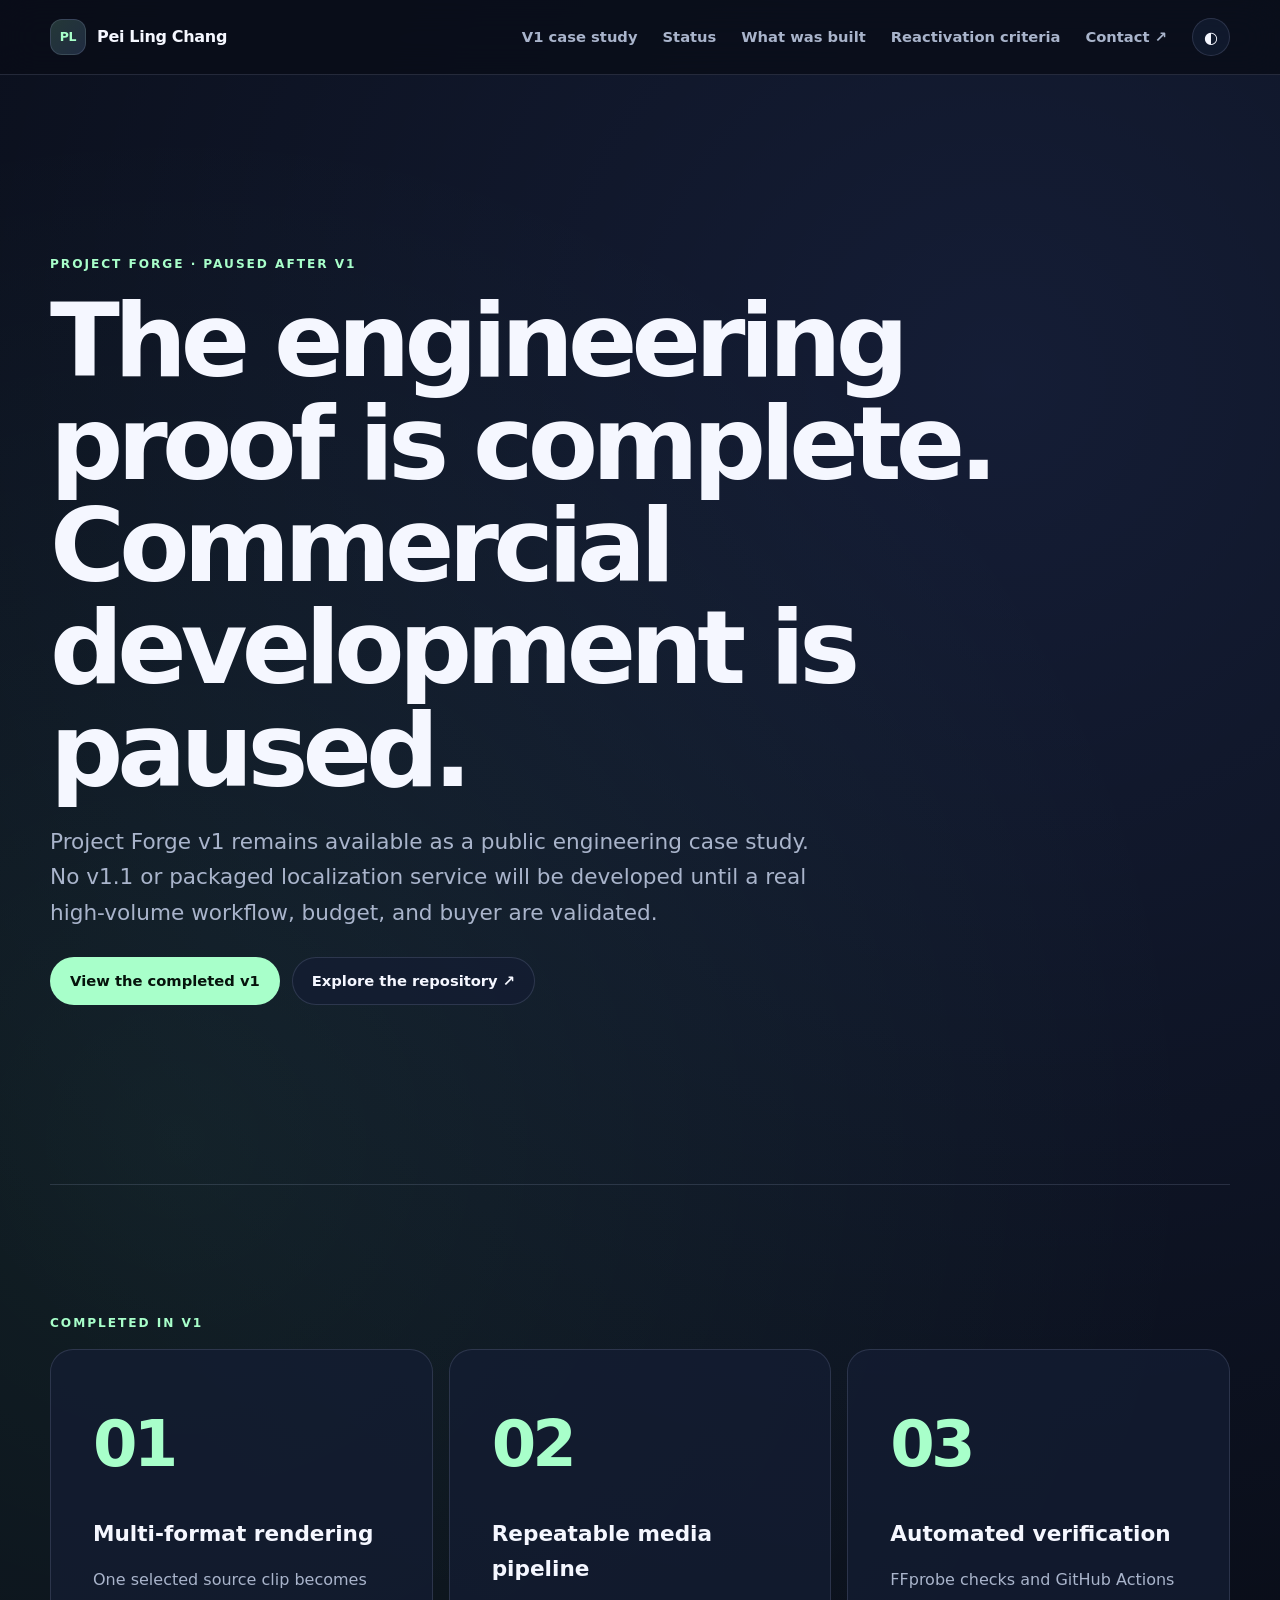
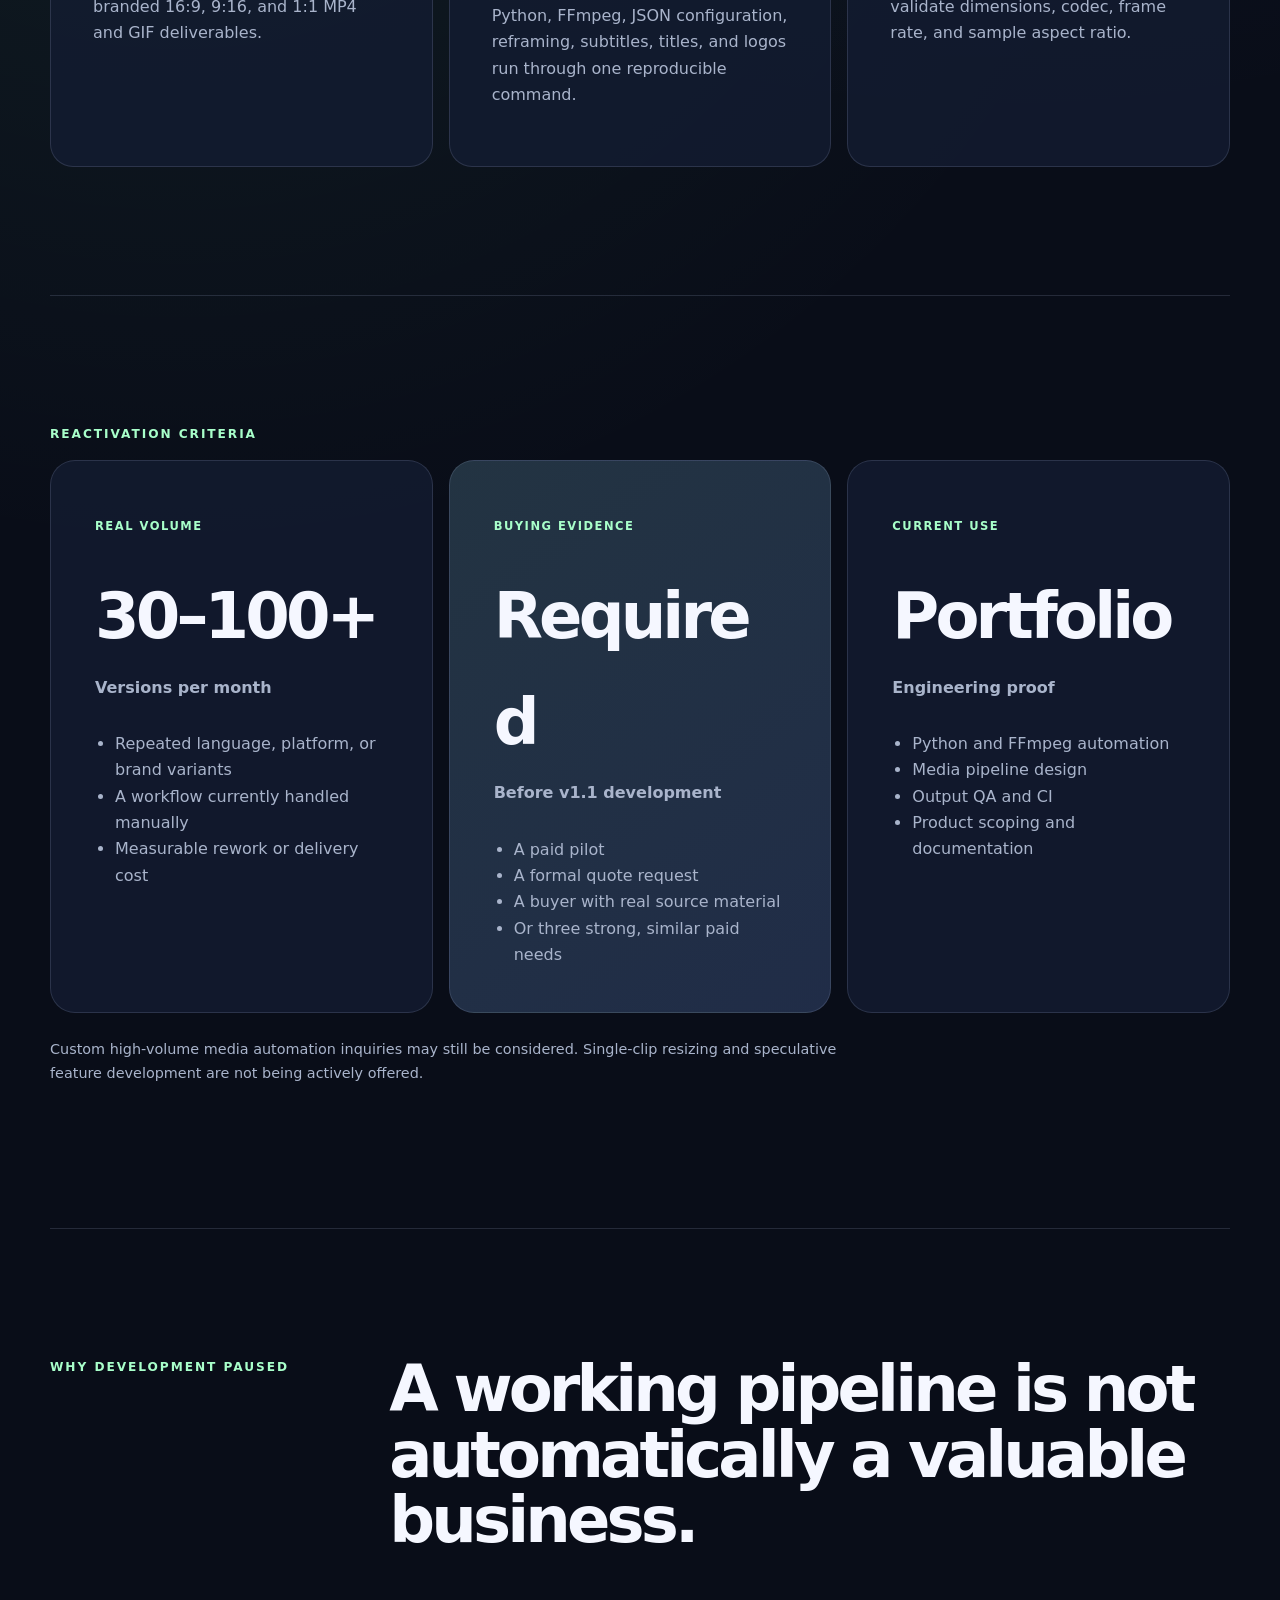
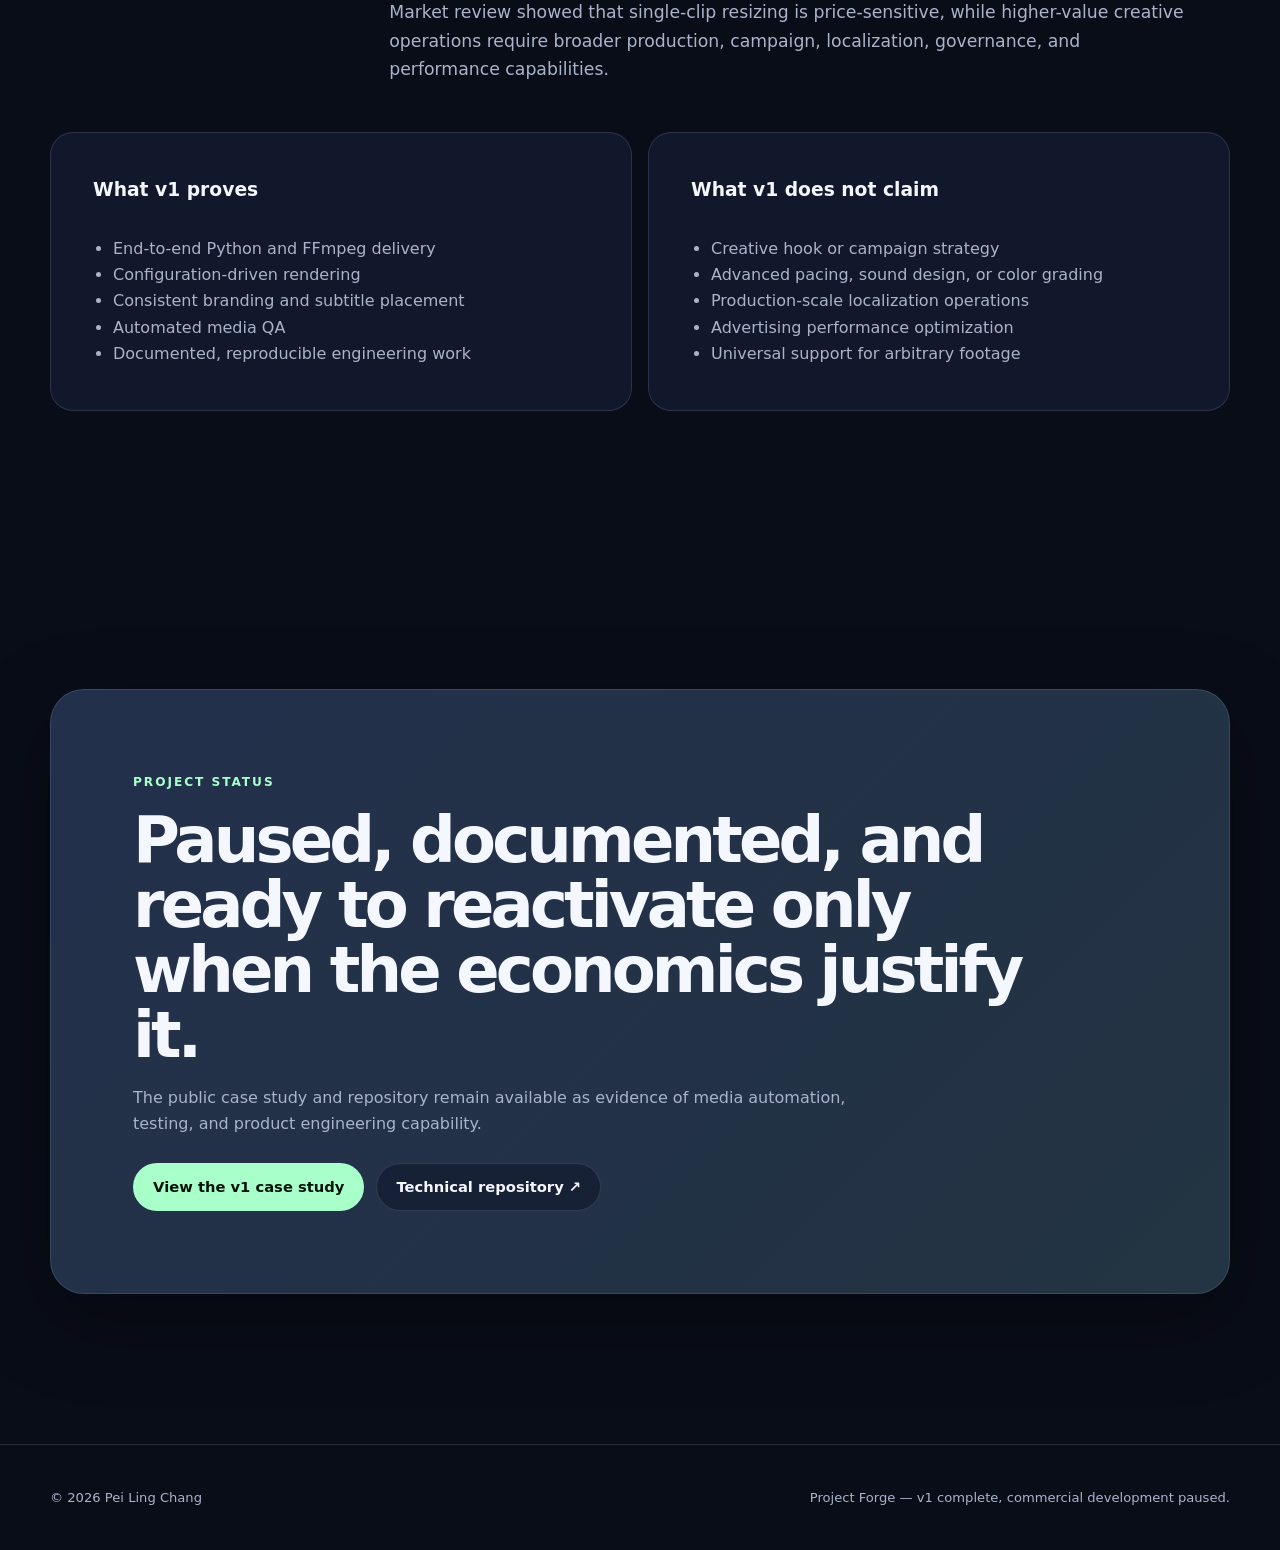
<file: forge-service.html>
<!DOCTYPE html>
<html lang="en">
<head>
  <meta charset="UTF-8" />
  <meta name="viewport" content="width=device-width, initial-scale=1.0" />
  <meta name="description" content="Project Forge v1 engineering case study. Commercial development is paused until a real high-volume media automation need is validated." />
  <title>Project Forge Service | Pei Ling Chang</title>
  <link rel="icon" href="favicon.svg" type="image/svg+xml" />
  <link rel="stylesheet" href="styles.css" />
  <link rel="stylesheet" href="forge-service.css" />
  <script src="script.js" defer></script>
</head>
<body>
  <a class="skip-link" href="#main">Skip to content</a>
  <header class="site-header">
    <nav class="nav container" aria-label="Primary navigation">
      <a class="brand" href="index.html"><span class="brand-mark">PL</span><span>Pei Ling Chang</span></a>
      <button class="nav-toggle" type="button" aria-expanded="false" aria-controls="nav-links"><span class="sr-only">Toggle navigation</span><span></span><span></span><span></span></button>
      <div class="nav-links" id="nav-links">
        <a href="project-forge.html">V1 case study</a>
        <a href="#status">Status</a>
        <a href="#scope">What was built</a>
        <a href="#reactivation">Reactivation criteria</a>
        <a href="https://www.linkedin.com/in/pei-ling-chang-bab512414/" target="_blank" rel="noopener noreferrer">Contact ↗</a>
        <button class="theme-toggle" type="button" aria-label="Toggle color theme">◐</button>
      </div>
    </nav>
  </header>
  <main id="main">
    <section class="service-hero container reveal" id="status">
      <p class="eyebrow">PROJECT FORGE · PAUSED AFTER V1</p>
      <h1>The engineering proof is complete.<br />Commercial development is paused.</h1>
      <p>Project Forge v1 remains available as a public engineering case study. No v1.1 or packaged localization service will be developed until a real high-volume workflow, budget, and buyer are validated.</p>
      <div class="hero-actions">
        <a class="button primary" href="project-forge.html">View the completed v1</a>
        <a class="button secondary" href="https://github.com/Melody-Taiwan/project-forge-video-pipeline" target="_blank" rel="noopener noreferrer">Explore the repository ↗</a>
      </div>
    </section>

    <section class="service-section container reveal" id="scope">
      <p class="eyebrow">COMPLETED IN V1</p>
      <div class="service-grid three">
        <article><strong>01</strong><h2>Multi-format rendering</h2><p>One selected source clip becomes branded 16:9, 9:16, and 1:1 MP4 and GIF deliverables.</p></article>
        <article><strong>02</strong><h2>Repeatable media pipeline</h2><p>Python, FFmpeg, JSON configuration, reframing, subtitles, titles, and logos run through one reproducible command.</p></article>
        <article><strong>03</strong><h2>Automated verification</h2><p>FFprobe checks and GitHub Actions validate dimensions, codec, frame rate, and sample aspect ratio.</p></article>
      </div>
    </section>

    <section class="service-section container" id="reactivation">
      <p class="eyebrow reveal">REACTIVATION CRITERIA</p>
      <div class="pricing-grid">
        <article class="price-card reveal"><p>REAL VOLUME</p><h2>30–100+</h2><h3>Versions per month</h3><ul><li>Repeated language, platform, or brand variants</li><li>A workflow currently handled manually</li><li>Measurable rework or delivery cost</li></ul></article>
        <article class="price-card featured reveal"><p>BUYING EVIDENCE</p><h2>Required</h2><h3>Before v1.1 development</h3><ul><li>A paid pilot</li><li>A formal quote request</li><li>A buyer with real source material</li><li>Or three strong, similar paid needs</li></ul></article>
        <article class="price-card reveal"><p>CURRENT USE</p><h2>Portfolio</h2><h3>Engineering proof</h3><ul><li>Python and FFmpeg automation</li><li>Media pipeline design</li><li>Output QA and CI</li><li>Product scoping and documentation</li></ul></article>
      </div>
      <p class="pricing-note reveal">Custom high-volume media automation inquiries may still be considered. Single-clip resizing and speculative feature development are not being actively offered.</p>
    </section>

    <section class="service-section container" id="fit">
      <div class="service-copy reveal">
        <p class="eyebrow">WHY DEVELOPMENT PAUSED</p>
        <h2>A working pipeline is not automatically a valuable business.</h2>
        <p>Market review showed that single-clip resizing is price-sensitive, while higher-value creative operations require broader production, campaign, localization, governance, and performance capabilities.</p>
      </div>
      <div class="service-grid two reveal">
        <article><h3>What v1 proves</h3><ul><li>End-to-end Python and FFmpeg delivery</li><li>Configuration-driven rendering</li><li>Consistent branding and subtitle placement</li><li>Automated media QA</li><li>Documented, reproducible engineering work</li></ul></article>
        <article><h3>What v1 does not claim</h3><ul><li>Creative hook or campaign strategy</li><li>Advanced pacing, sound design, or color grading</li><li>Production-scale localization operations</li><li>Advertising performance optimization</li><li>Universal support for arbitrary footage</li></ul></article>
      </div>
    </section>

    <section class="service-cta container reveal">
      <p class="eyebrow">PROJECT STATUS</p>
      <h2>Paused, documented, and ready to reactivate only when the economics justify it.</h2>
      <p>The public case study and repository remain available as evidence of media automation, testing, and product engineering capability.</p>
      <div class="hero-actions">
        <a class="button primary" href="project-forge.html">View the v1 case study</a>
        <a class="button secondary" href="https://github.com/Melody-Taiwan/project-forge-video-pipeline" target="_blank" rel="noopener noreferrer">Technical repository ↗</a>
      </div>
    </section>
  </main>
  <footer class="site-footer"><div class="container footer-inner"><p>© <span id="year"></span> Pei Ling Chang</p><p>Project Forge — v1 complete, commercial development paused.</p></div></footer>
</body>
</html>
</file>
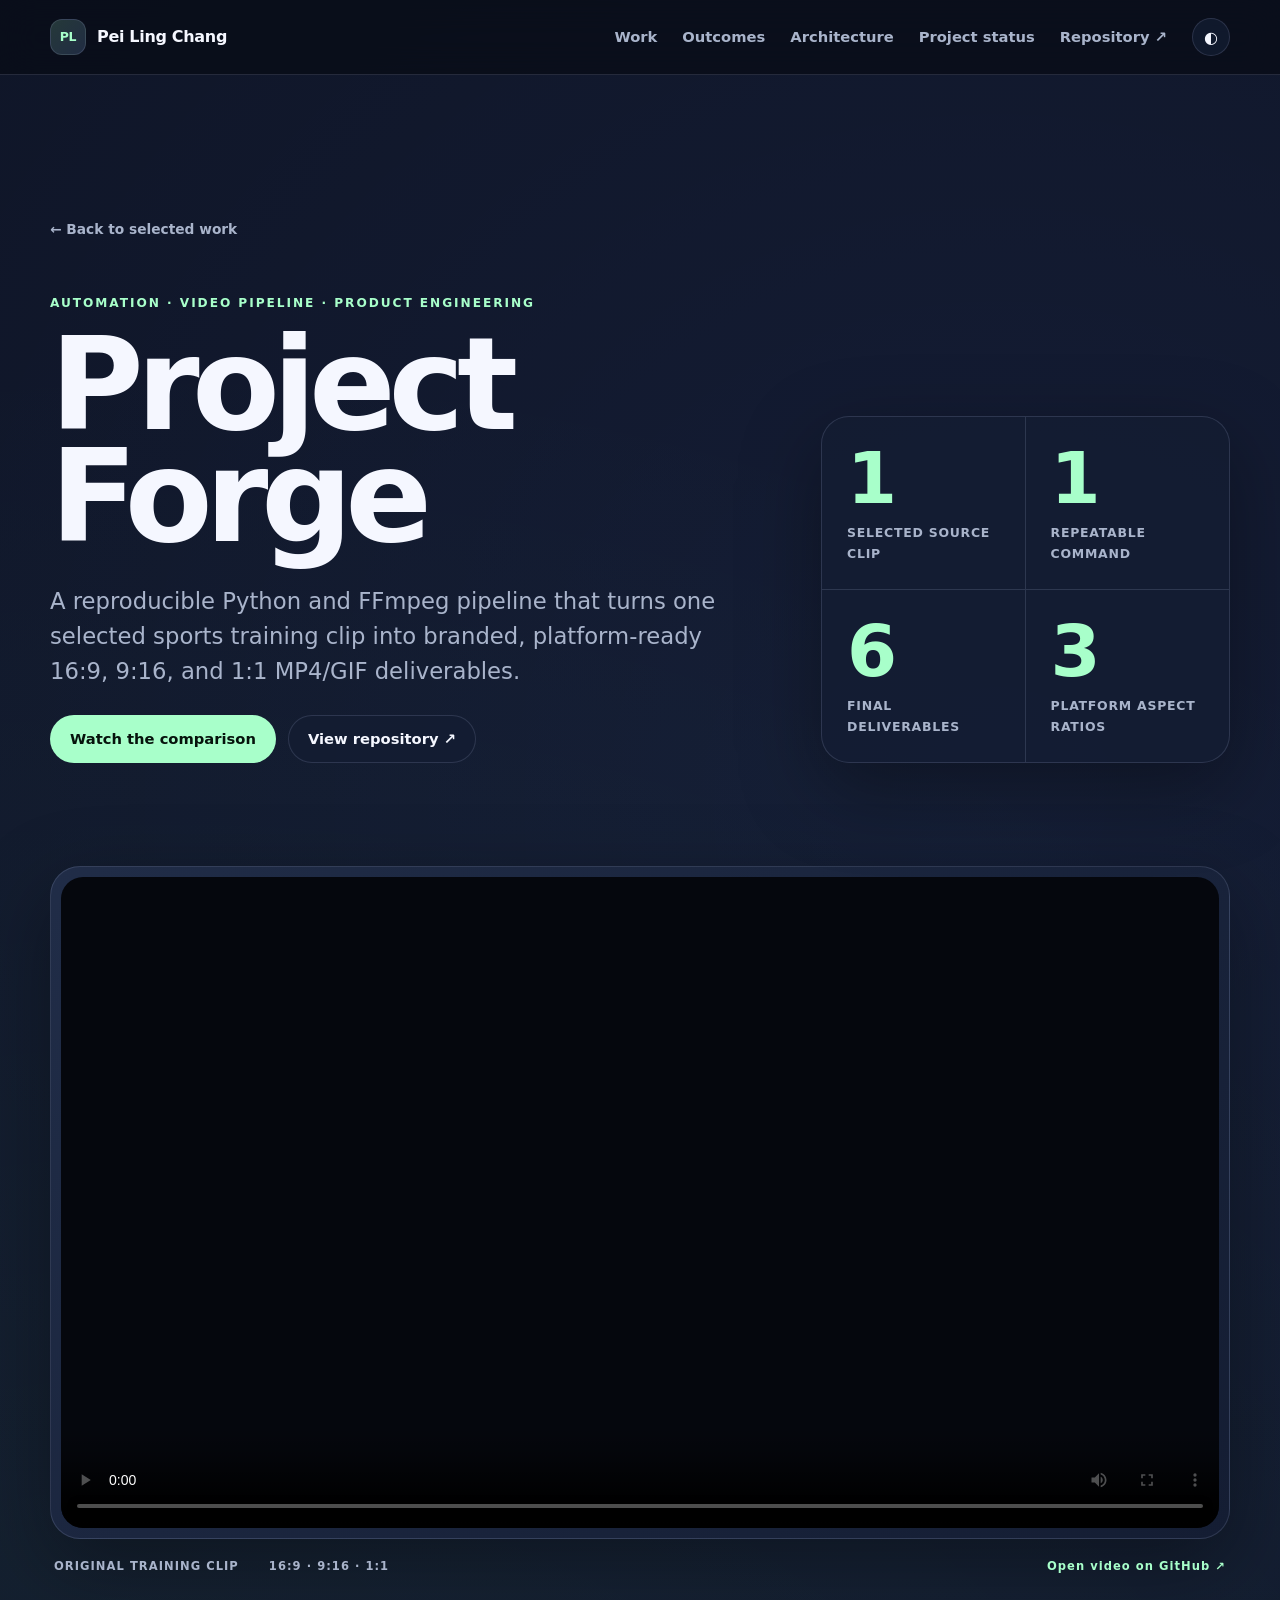
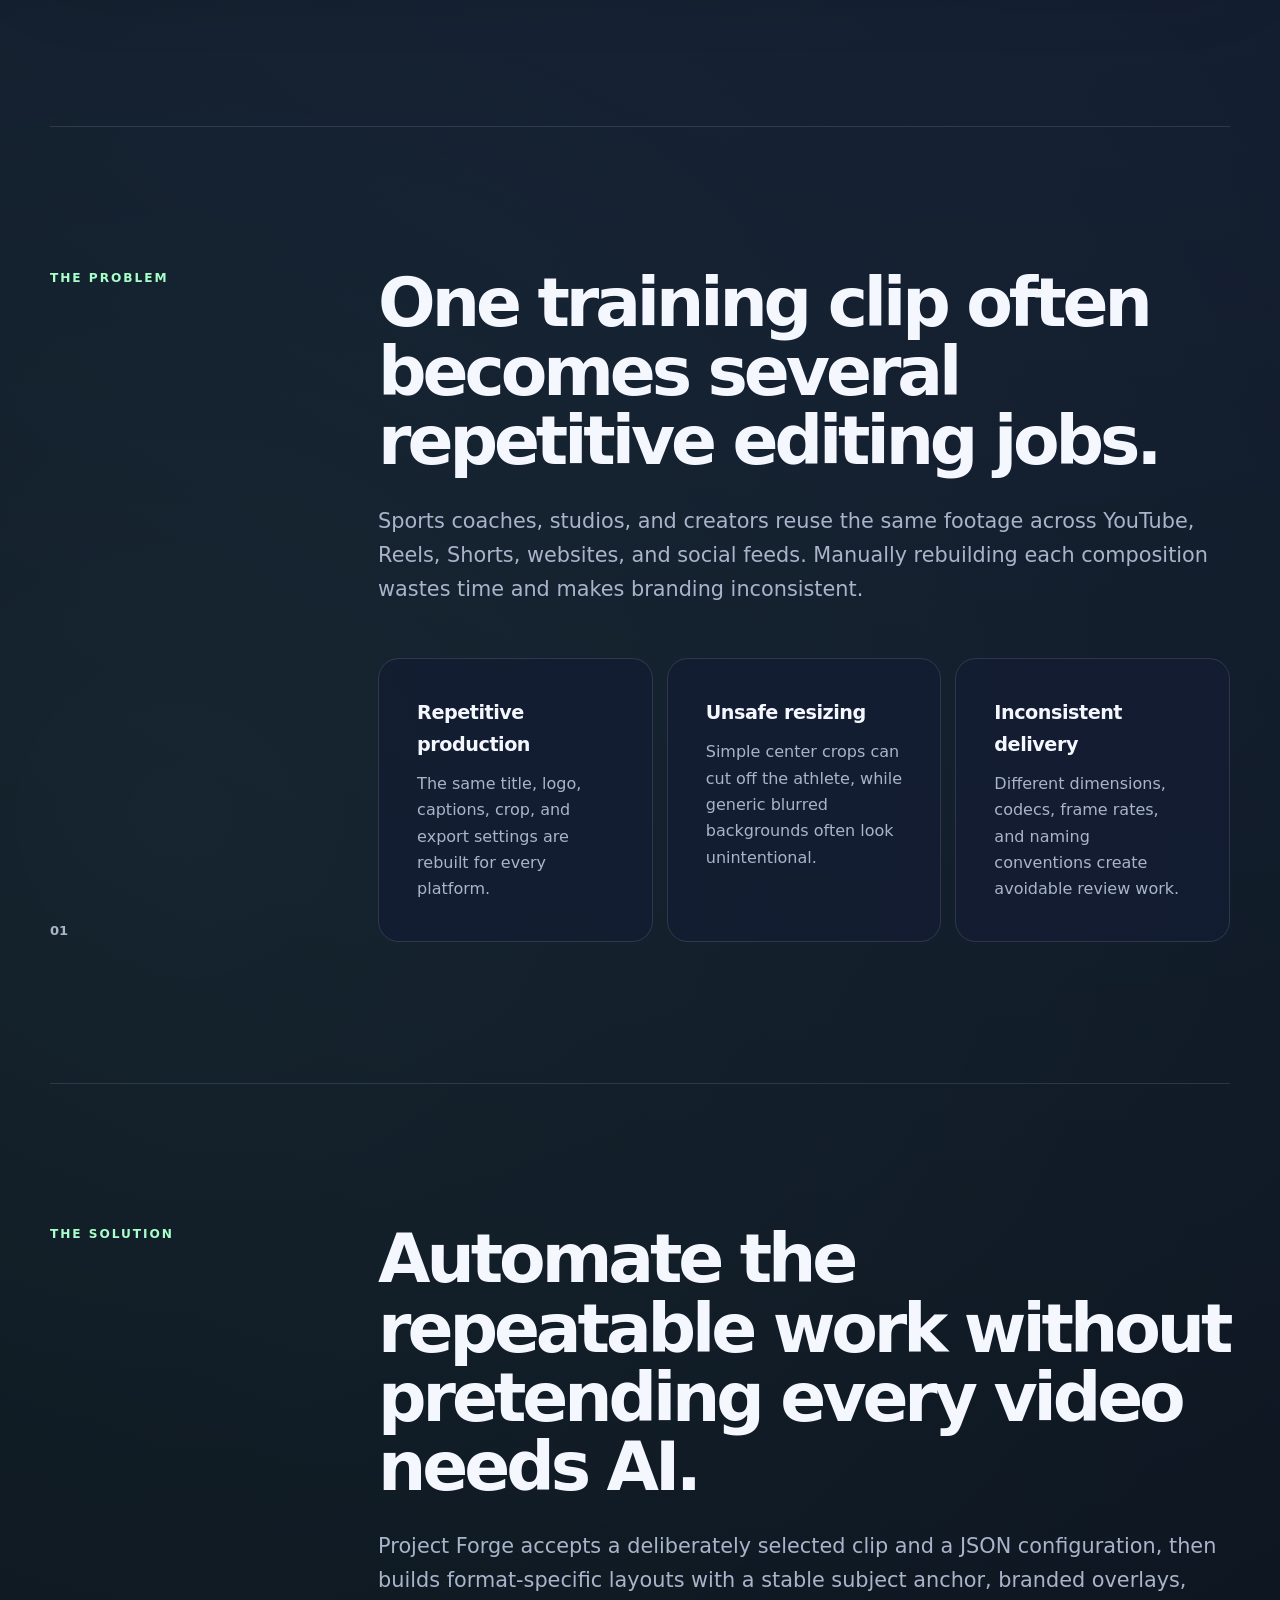
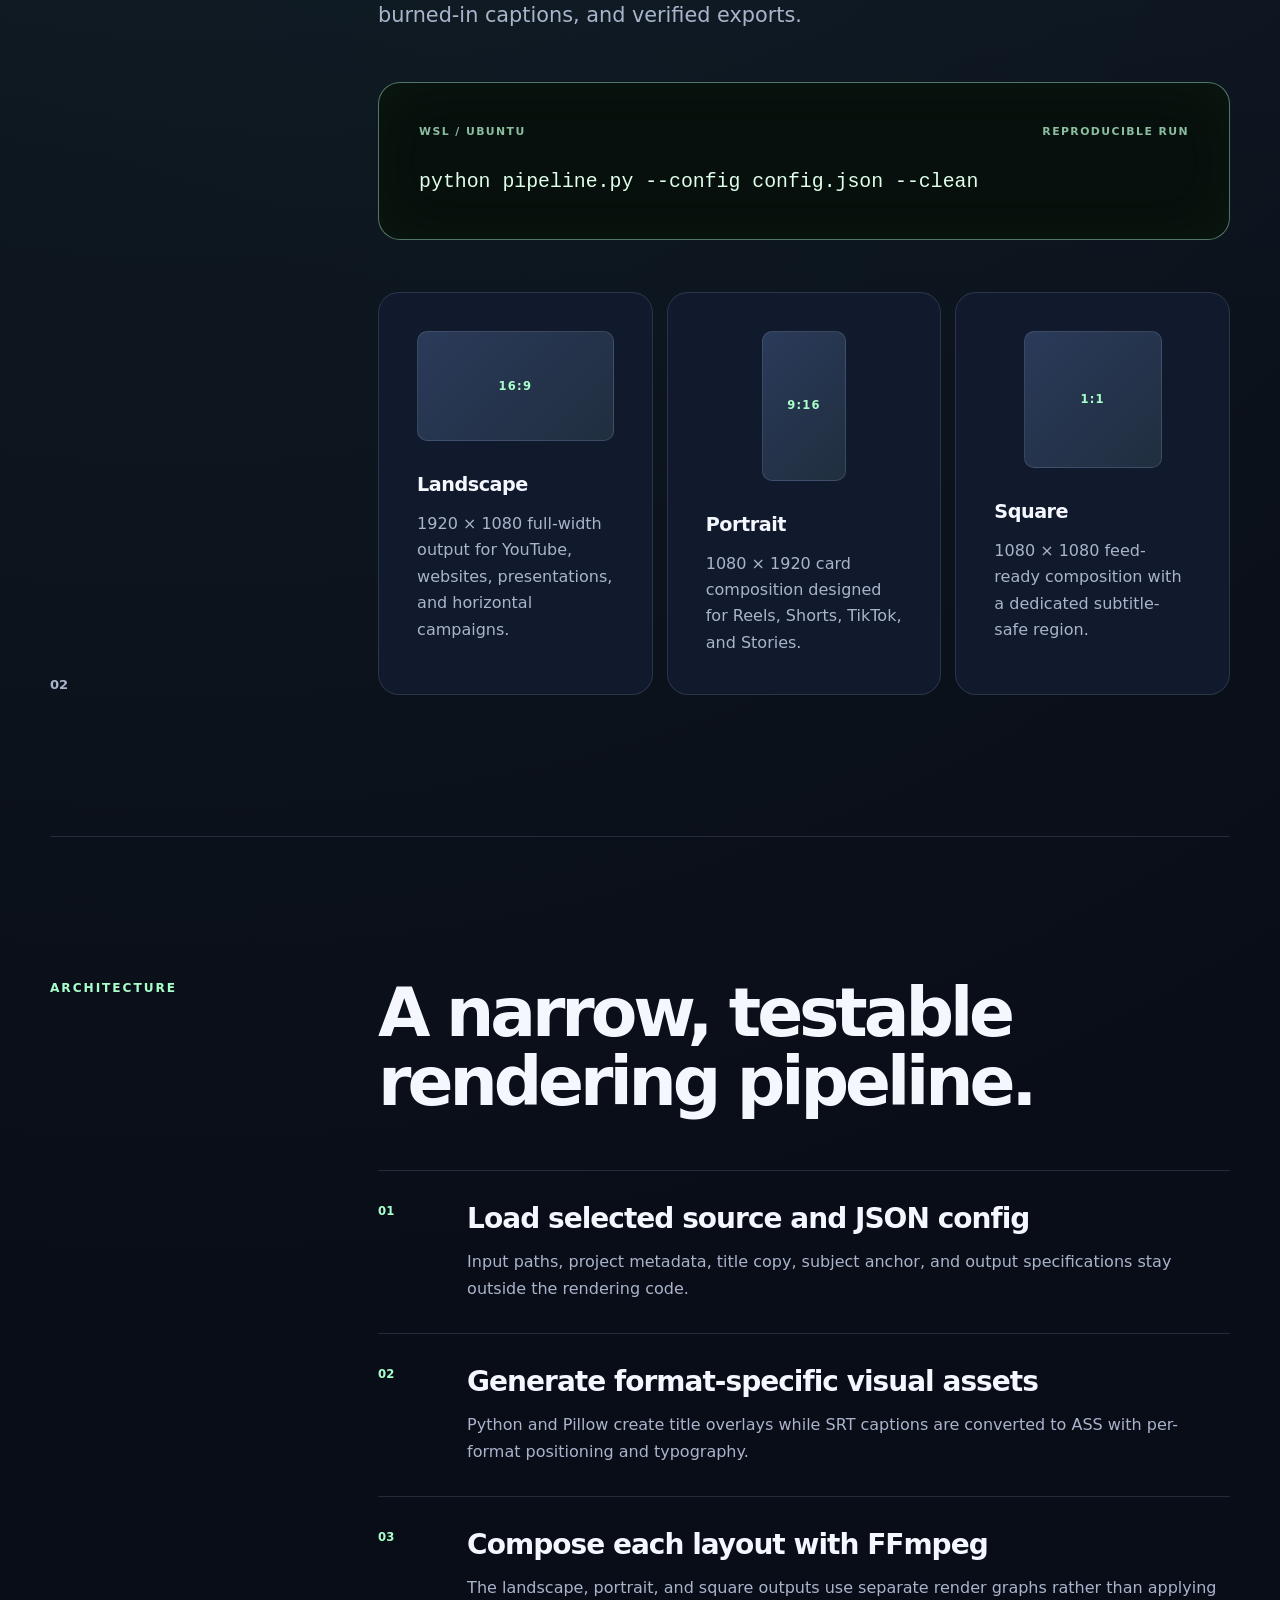
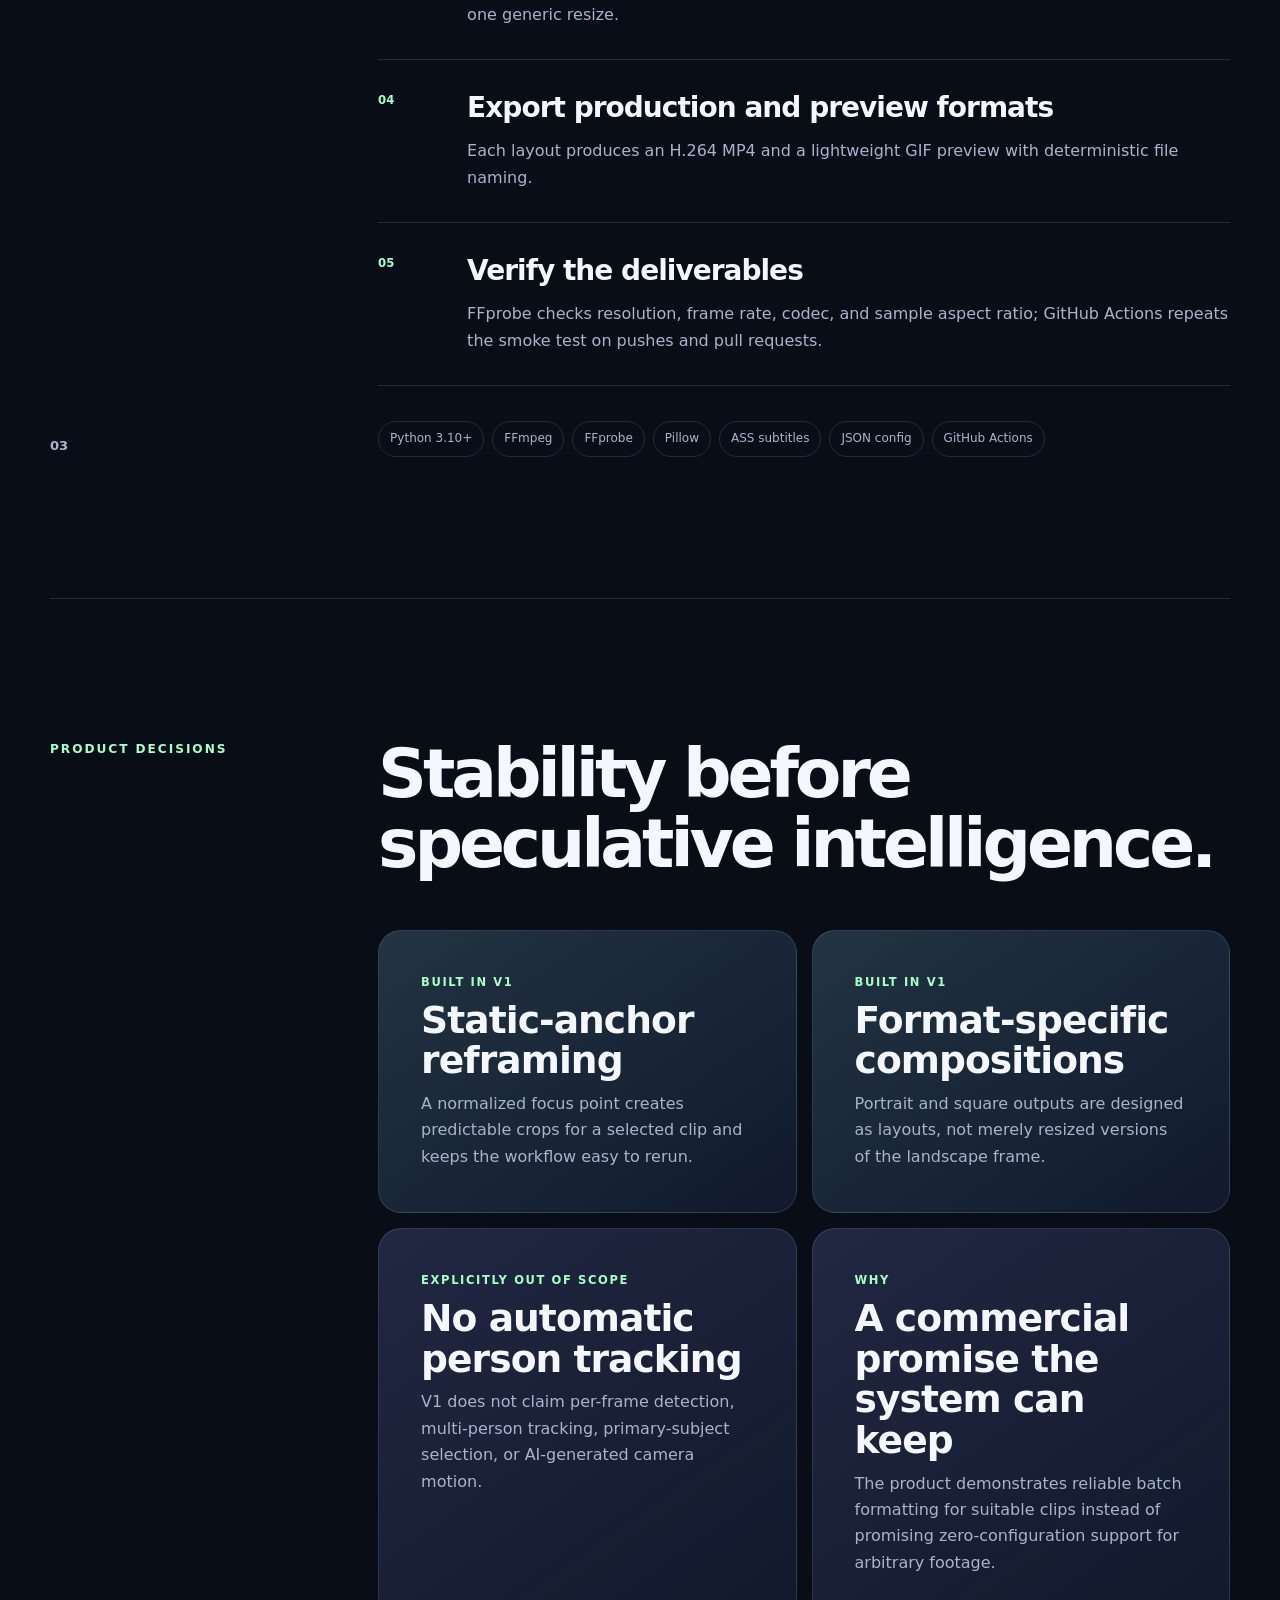
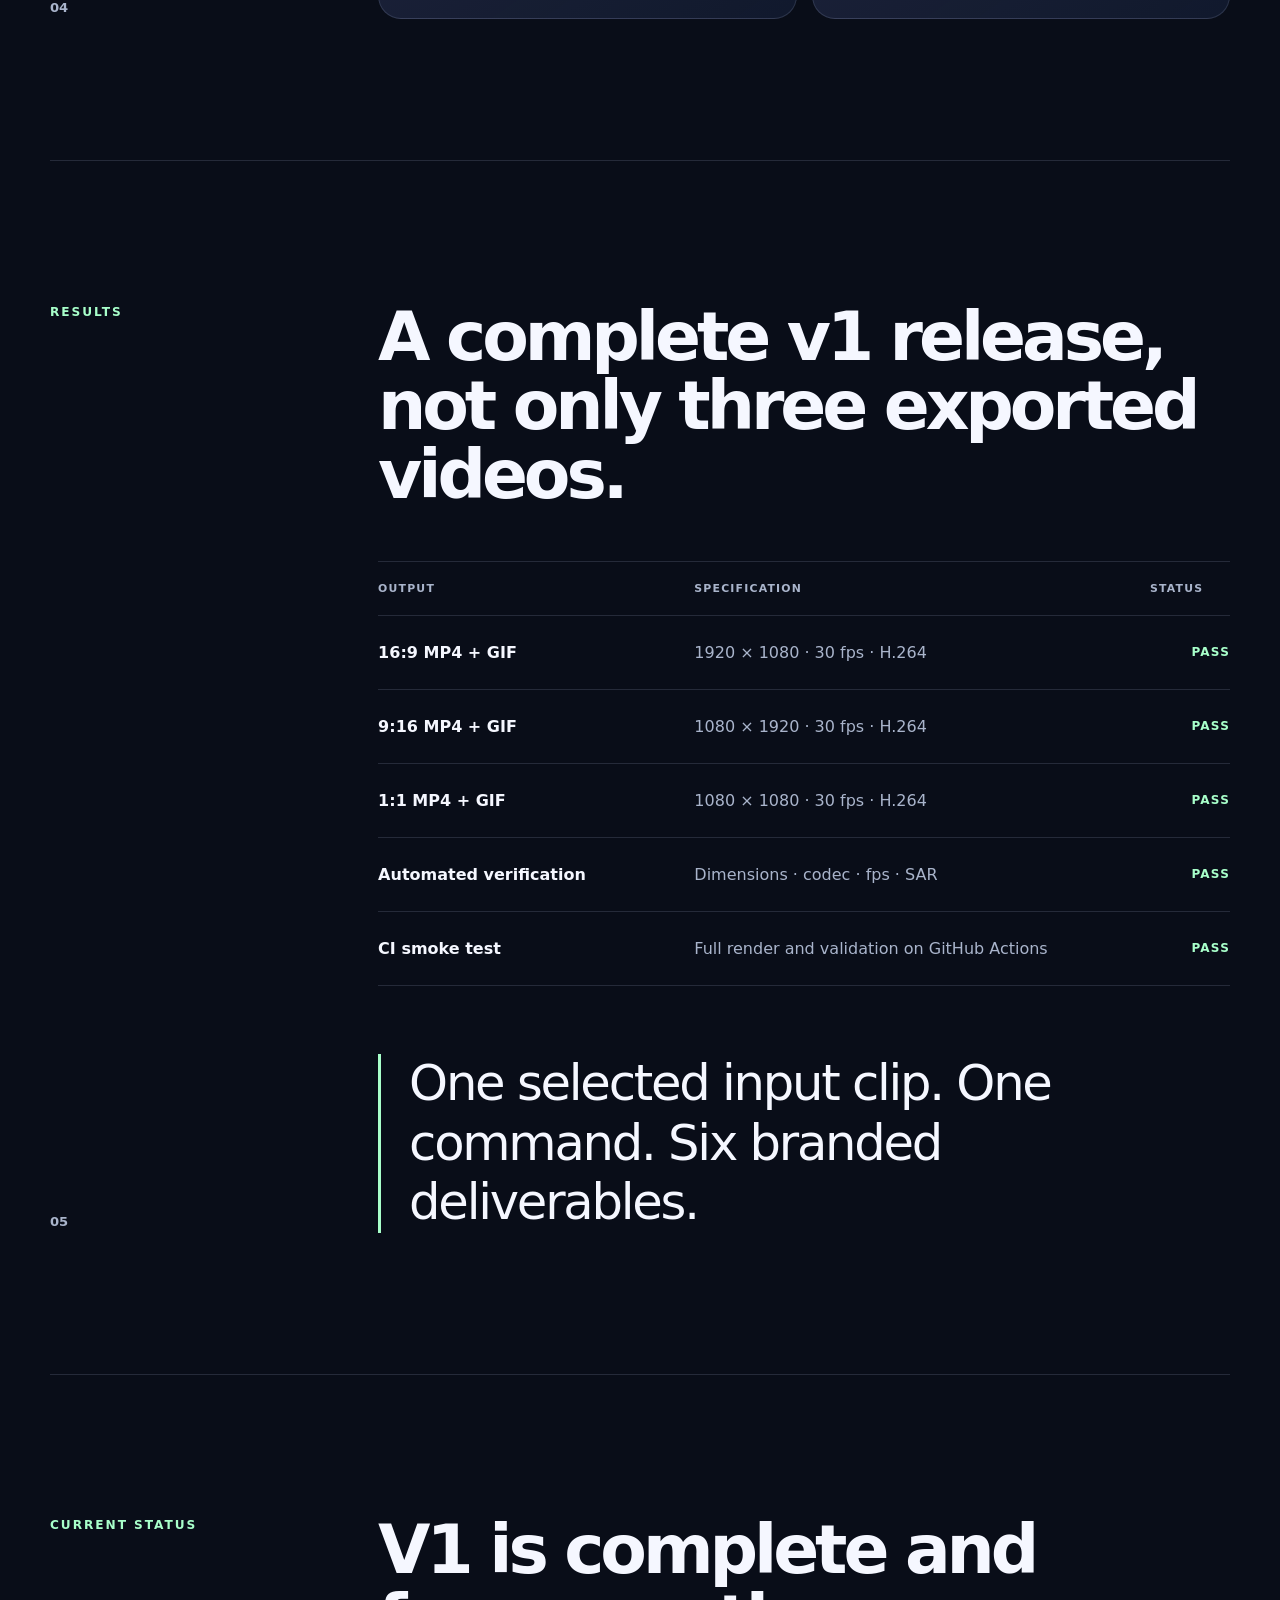
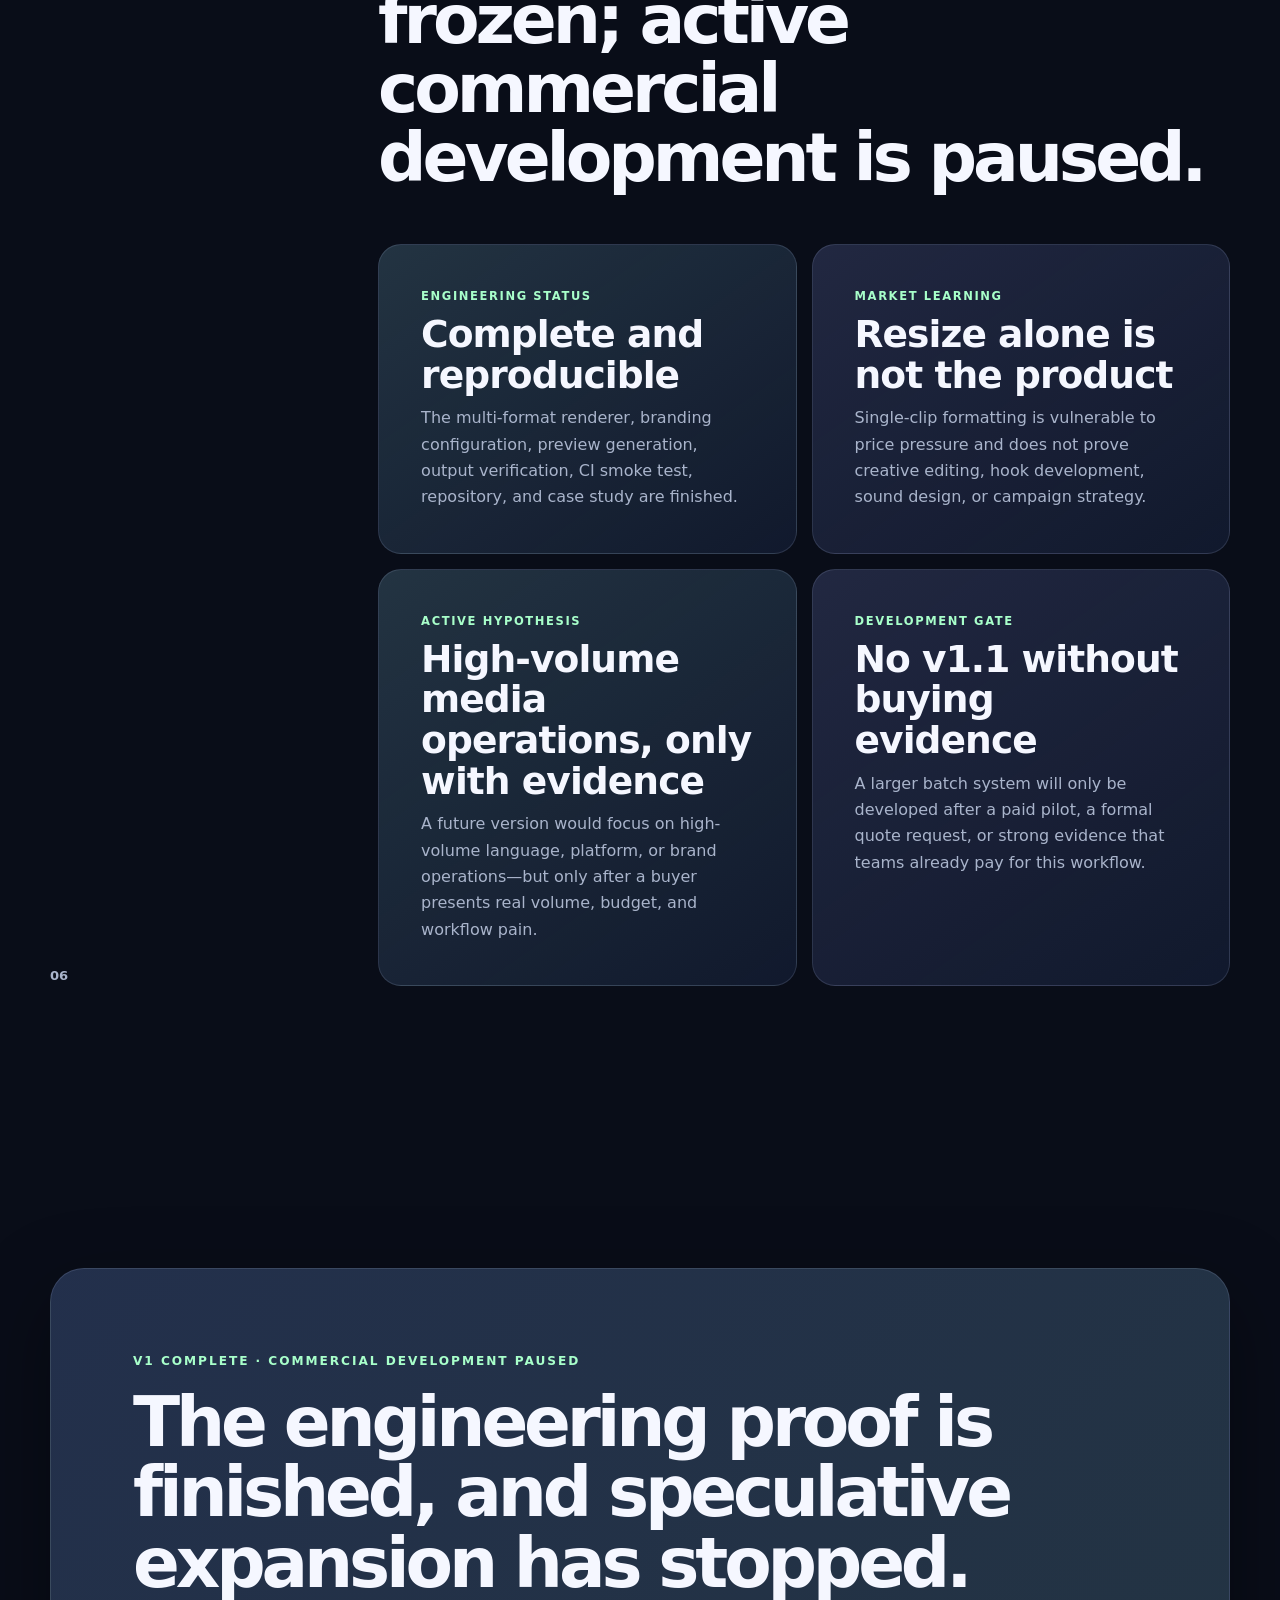
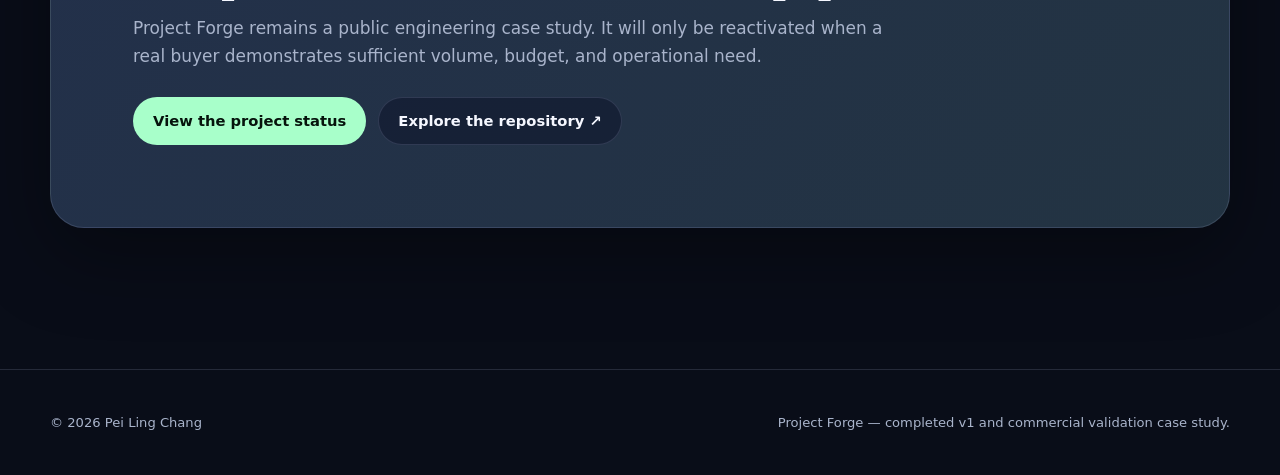
<file: project-forge.html>
<!DOCTYPE html>
<html lang="en">
<head>
  <meta charset="UTF-8" />
  <meta name="viewport" content="width=device-width, initial-scale=1.0" />
  <meta name="description" content="Project Forge case study — a reproducible Python and FFmpeg pipeline that converts one sports training clip into branded 16:9, 9:16, and 1:1 deliverables." />
  <meta name="theme-color" content="#0b1020" />
  <meta property="og:title" content="Project Forge — Multi-Format Sports Video Pipeline" />
  <meta property="og:description" content="One input clip. One command. Six branded deliverables." />
  <meta property="og:type" content="article" />
  <meta property="og:image" content="https://raw.githubusercontent.com/Melody-Taiwan/project-forge-video-pipeline/main/docs/media/project-forge-preview.gif" />
  <title>Project Forge | Pei Ling Chang</title>
  <link rel="icon" href="favicon.svg" type="image/svg+xml" />
  <link rel="stylesheet" href="styles.css" />
  <link rel="stylesheet" href="case-study.css" />
  <script src="script.js" defer></script>
</head>
<body>
  <a class="skip-link" href="#main">Skip to content</a>

  <header class="site-header">
    <nav class="nav container" aria-label="Primary navigation">
      <a class="brand" href="index.html" aria-label="Pei Ling Chang home">
        <span class="brand-mark" aria-hidden="true">PL</span>
        <span>Pei Ling Chang</span>
      </a>

      <button class="nav-toggle" type="button" aria-expanded="false" aria-controls="nav-links">
        <span class="sr-only">Toggle navigation</span>
        <span></span><span></span><span></span>
      </button>

      <div class="nav-links" id="nav-links">
        <a href="index.html#work">Work</a>
        <a href="#outcomes">Outcomes</a>
        <a href="#architecture">Architecture</a>
        <a href="forge-service.html">Project status</a>
        <a href="https://github.com/Melody-Taiwan/project-forge-video-pipeline" target="_blank" rel="noopener noreferrer">Repository ↗</a>
        <button class="theme-toggle" type="button" aria-label="Toggle color theme" title="Toggle color theme">◐</button>
      </div>
    </nav>
  </header>

  <main id="main">
    <section class="case-hero container">
      <div class="case-hero-copy reveal">
        <a class="back-link" href="index.html#work">← Back to selected work</a>
        <p class="eyebrow">AUTOMATION · VIDEO PIPELINE · PRODUCT ENGINEERING</p>
        <h1>Project Forge</h1>
        <p class="case-deck">A reproducible Python and FFmpeg pipeline that turns one selected sports training clip into branded, platform-ready 16:9, 9:16, and 1:1 MP4/GIF deliverables.</p>
        <div class="hero-actions">
          <a class="button primary" href="#demo">Watch the comparison</a>
          <a class="button secondary" href="https://github.com/Melody-Taiwan/project-forge-video-pipeline" target="_blank" rel="noopener noreferrer">View repository ↗</a>
        </div>
      </div>

      <div class="case-metrics reveal" aria-label="Project highlights">
        <article><strong>1</strong><span>selected source clip</span></article>
        <article><strong>1</strong><span>repeatable command</span></article>
        <article><strong>6</strong><span>final deliverables</span></article>
        <article><strong>3</strong><span>platform aspect ratios</span></article>
      </div>
    </section>

    <section class="case-media container reveal" id="demo">
      <div class="media-frame">
        <video controls preload="metadata" poster="https://raw.githubusercontent.com/Melody-Taiwan/project-forge-video-pipeline/main/docs/media/project-forge-preview.gif">
          <source src="https://raw.githubusercontent.com/Melody-Taiwan/project-forge-video-pipeline/main/demo/project-forge-comparison-demo.mp4" type="video/mp4" />
          Your browser does not support embedded video. Open the comparison video from the project repository.
        </video>
      </div>
      <div class="media-caption">
        <span>ORIGINAL TRAINING CLIP</span>
        <span>16:9 · 9:16 · 1:1</span>
        <a href="https://github.com/Melody-Taiwan/project-forge-video-pipeline/blob/main/demo/project-forge-comparison-demo.mp4" target="_blank" rel="noopener noreferrer">Open video on GitHub ↗</a>
      </div>
    </section>

    <section class="case-section container" id="problem">
      <div class="case-section-label reveal">
        <p class="eyebrow">THE PROBLEM</p>
        <span>01</span>
      </div>
      <div class="case-section-body reveal">
        <h2>One training clip often becomes several repetitive editing jobs.</h2>
        <p class="case-lead">Sports coaches, studios, and creators reuse the same footage across YouTube, Reels, Shorts, websites, and social feeds. Manually rebuilding each composition wastes time and makes branding inconsistent.</p>
        <div class="pain-grid">
          <article><h3>Repetitive production</h3><p>The same title, logo, captions, crop, and export settings are rebuilt for every platform.</p></article>
          <article><h3>Unsafe resizing</h3><p>Simple center crops can cut off the athlete, while generic blurred backgrounds often look unintentional.</p></article>
          <article><h3>Inconsistent delivery</h3><p>Different dimensions, codecs, frame rates, and naming conventions create avoidable review work.</p></article>
        </div>
      </div>
    </section>

    <section class="case-section container" id="solution">
      <div class="case-section-label reveal">
        <p class="eyebrow">THE SOLUTION</p>
        <span>02</span>
      </div>
      <div class="case-section-body reveal">
        <h2>Automate the repeatable work without pretending every video needs AI.</h2>
        <p class="case-lead">Project Forge accepts a deliberately selected clip and a JSON configuration, then builds format-specific layouts with a stable subject anchor, branded overlays, burned-in captions, and verified exports.</p>

        <div class="command-card" aria-label="Project Forge command">
          <div class="command-topline"><span>WSL / UBUNTU</span><span>REPRODUCIBLE RUN</span></div>
          <code>python pipeline.py --config config.json --clean</code>
        </div>

        <div class="output-grid" id="outcomes">
          <article>
            <div class="ratio ratio-landscape" aria-hidden="true"><span>16:9</span></div>
            <h3>Landscape</h3>
            <p>1920 × 1080 full-width output for YouTube, websites, presentations, and horizontal campaigns.</p>
          </article>
          <article>
            <div class="ratio ratio-portrait" aria-hidden="true"><span>9:16</span></div>
            <h3>Portrait</h3>
            <p>1080 × 1920 card composition designed for Reels, Shorts, TikTok, and Stories.</p>
          </article>
          <article>
            <div class="ratio ratio-square" aria-hidden="true"><span>1:1</span></div>
            <h3>Square</h3>
            <p>1080 × 1080 feed-ready composition with a dedicated subtitle-safe region.</p>
          </article>
        </div>
      </div>
    </section>

    <section class="case-section container" id="architecture">
      <div class="case-section-label reveal">
        <p class="eyebrow">ARCHITECTURE</p>
        <span>03</span>
      </div>
      <div class="case-section-body reveal">
        <h2>A narrow, testable rendering pipeline.</h2>
        <ol class="pipeline-steps">
          <li><span>01</span><div><h3>Load selected source and JSON config</h3><p>Input paths, project metadata, title copy, subject anchor, and output specifications stay outside the rendering code.</p></div></li>
          <li><span>02</span><div><h3>Generate format-specific visual assets</h3><p>Python and Pillow create title overlays while SRT captions are converted to ASS with per-format positioning and typography.</p></div></li>
          <li><span>03</span><div><h3>Compose each layout with FFmpeg</h3><p>The landscape, portrait, and square outputs use separate render graphs rather than applying one generic resize.</p></div></li>
          <li><span>04</span><div><h3>Export production and preview formats</h3><p>Each layout produces an H.264 MP4 and a lightweight GIF preview with deterministic file naming.</p></div></li>
          <li><span>05</span><div><h3>Verify the deliverables</h3><p>FFprobe checks resolution, frame rate, codec, and sample aspect ratio; GitHub Actions repeats the smoke test on pushes and pull requests.</p></div></li>
        </ol>

        <div class="tech-row" aria-label="Technology stack">
          <span>Python 3.10+</span><span>FFmpeg</span><span>FFprobe</span><span>Pillow</span><span>ASS subtitles</span><span>JSON config</span><span>GitHub Actions</span>
        </div>
      </div>
    </section>

    <section class="case-section container">
      <div class="case-section-label reveal">
        <p class="eyebrow">PRODUCT DECISIONS</p>
        <span>04</span>
      </div>
      <div class="case-section-body reveal">
        <h2>Stability before speculative intelligence.</h2>
        <div class="decision-grid">
          <article class="decision-card positive">
            <p class="panel-label">BUILT IN V1</p>
            <h3>Static-anchor reframing</h3>
            <p>A normalized focus point creates predictable crops for a selected clip and keeps the workflow easy to rerun.</p>
          </article>
          <article class="decision-card positive">
            <p class="panel-label">BUILT IN V1</p>
            <h3>Format-specific compositions</h3>
            <p>Portrait and square outputs are designed as layouts, not merely resized versions of the landscape frame.</p>
          </article>
          <article class="decision-card boundary">
            <p class="panel-label">EXPLICITLY OUT OF SCOPE</p>
            <h3>No automatic person tracking</h3>
            <p>V1 does not claim per-frame detection, multi-person tracking, primary-subject selection, or AI-generated camera motion.</p>
          </article>
          <article class="decision-card boundary">
            <p class="panel-label">WHY</p>
            <h3>A commercial promise the system can keep</h3>
            <p>The product demonstrates reliable batch formatting for suitable clips instead of promising zero-configuration support for arbitrary footage.</p>
          </article>
        </div>
      </div>
    </section>

    <section class="case-section container">
      <div class="case-section-label reveal">
        <p class="eyebrow">RESULTS</p>
        <span>05</span>
      </div>
      <div class="case-section-body reveal">
        <h2>A complete v1 release, not only three exported videos.</h2>
        <div class="result-table" role="table" aria-label="Project Forge results">
          <div class="result-row result-head" role="row"><span role="columnheader">Output</span><span role="columnheader">Specification</span><span role="columnheader">Status</span></div>
          <div class="result-row" role="row"><strong role="cell">16:9 MP4 + GIF</strong><span role="cell">1920 × 1080 · 30 fps · H.264</span><em role="cell">PASS</em></div>
          <div class="result-row" role="row"><strong role="cell">9:16 MP4 + GIF</strong><span role="cell">1080 × 1920 · 30 fps · H.264</span><em role="cell">PASS</em></div>
          <div class="result-row" role="row"><strong role="cell">1:1 MP4 + GIF</strong><span role="cell">1080 × 1080 · 30 fps · H.264</span><em role="cell">PASS</em></div>
          <div class="result-row" role="row"><strong role="cell">Automated verification</strong><span role="cell">Dimensions · codec · fps · SAR</span><em role="cell">PASS</em></div>
          <div class="result-row" role="row"><strong role="cell">CI smoke test</strong><span role="cell">Full render and validation on GitHub Actions</span><em role="cell">PASS</em></div>
        </div>

        <blockquote>One selected input clip. One command. Six branded deliverables.</blockquote>
      </div>
    </section>

    <section class="case-section container" id="status">
      <div class="case-section-label reveal">
        <p class="eyebrow">CURRENT STATUS</p>
        <span>06</span>
      </div>
      <div class="case-section-body reveal">
        <h2>V1 is complete and frozen; active commercial development is paused.</h2>
        <div class="decision-grid">
          <article class="decision-card positive">
            <p class="panel-label">ENGINEERING STATUS</p>
            <h3>Complete and reproducible</h3>
            <p>The multi-format renderer, branding configuration, preview generation, output verification, CI smoke test, repository, and case study are finished.</p>
          </article>
          <article class="decision-card boundary">
            <p class="panel-label">MARKET LEARNING</p>
            <h3>Resize alone is not the product</h3>
            <p>Single-clip formatting is vulnerable to price pressure and does not prove creative editing, hook development, sound design, or campaign strategy.</p>
          </article>
          <article class="decision-card positive">
            <p class="panel-label">ACTIVE HYPOTHESIS</p>
            <h3>High-volume media operations, only with evidence</h3>
            <p>A future version would focus on high-volume language, platform, or brand operations—but only after a buyer presents real volume, budget, and workflow pain.</p>
          </article>
          <article class="decision-card boundary">
            <p class="panel-label">DEVELOPMENT GATE</p>
            <h3>No v1.1 without buying evidence</h3>
            <p>A larger batch system will only be developed after a paid pilot, a formal quote request, or strong evidence that teams already pay for this workflow.</p>
          </article>
        </div>
      </div>
    </section>

    <section class="case-cta container reveal">
      <p class="eyebrow">V1 COMPLETE · COMMERCIAL DEVELOPMENT PAUSED</p>
      <h2>The engineering proof is finished, and speculative expansion has stopped.</h2>
      <p>Project Forge remains a public engineering case study. It will only be reactivated when a real buyer demonstrates sufficient volume, budget, and operational need.</p>
      <div class="hero-actions">
        <a class="button primary" href="forge-service.html">View the project status</a>
        <a class="button secondary" href="https://github.com/Melody-Taiwan/project-forge-video-pipeline" target="_blank" rel="noopener noreferrer">Explore the repository ↗</a>
      </div>
    </section>
  </main>

  <footer class="site-footer">
    <div class="container footer-inner">
      <p>© <span id="year"></span> Pei Ling Chang</p>
      <p>Project Forge — completed v1 and commercial validation case study.</p>
    </div>
  </footer>
</body>
</html>
</file>
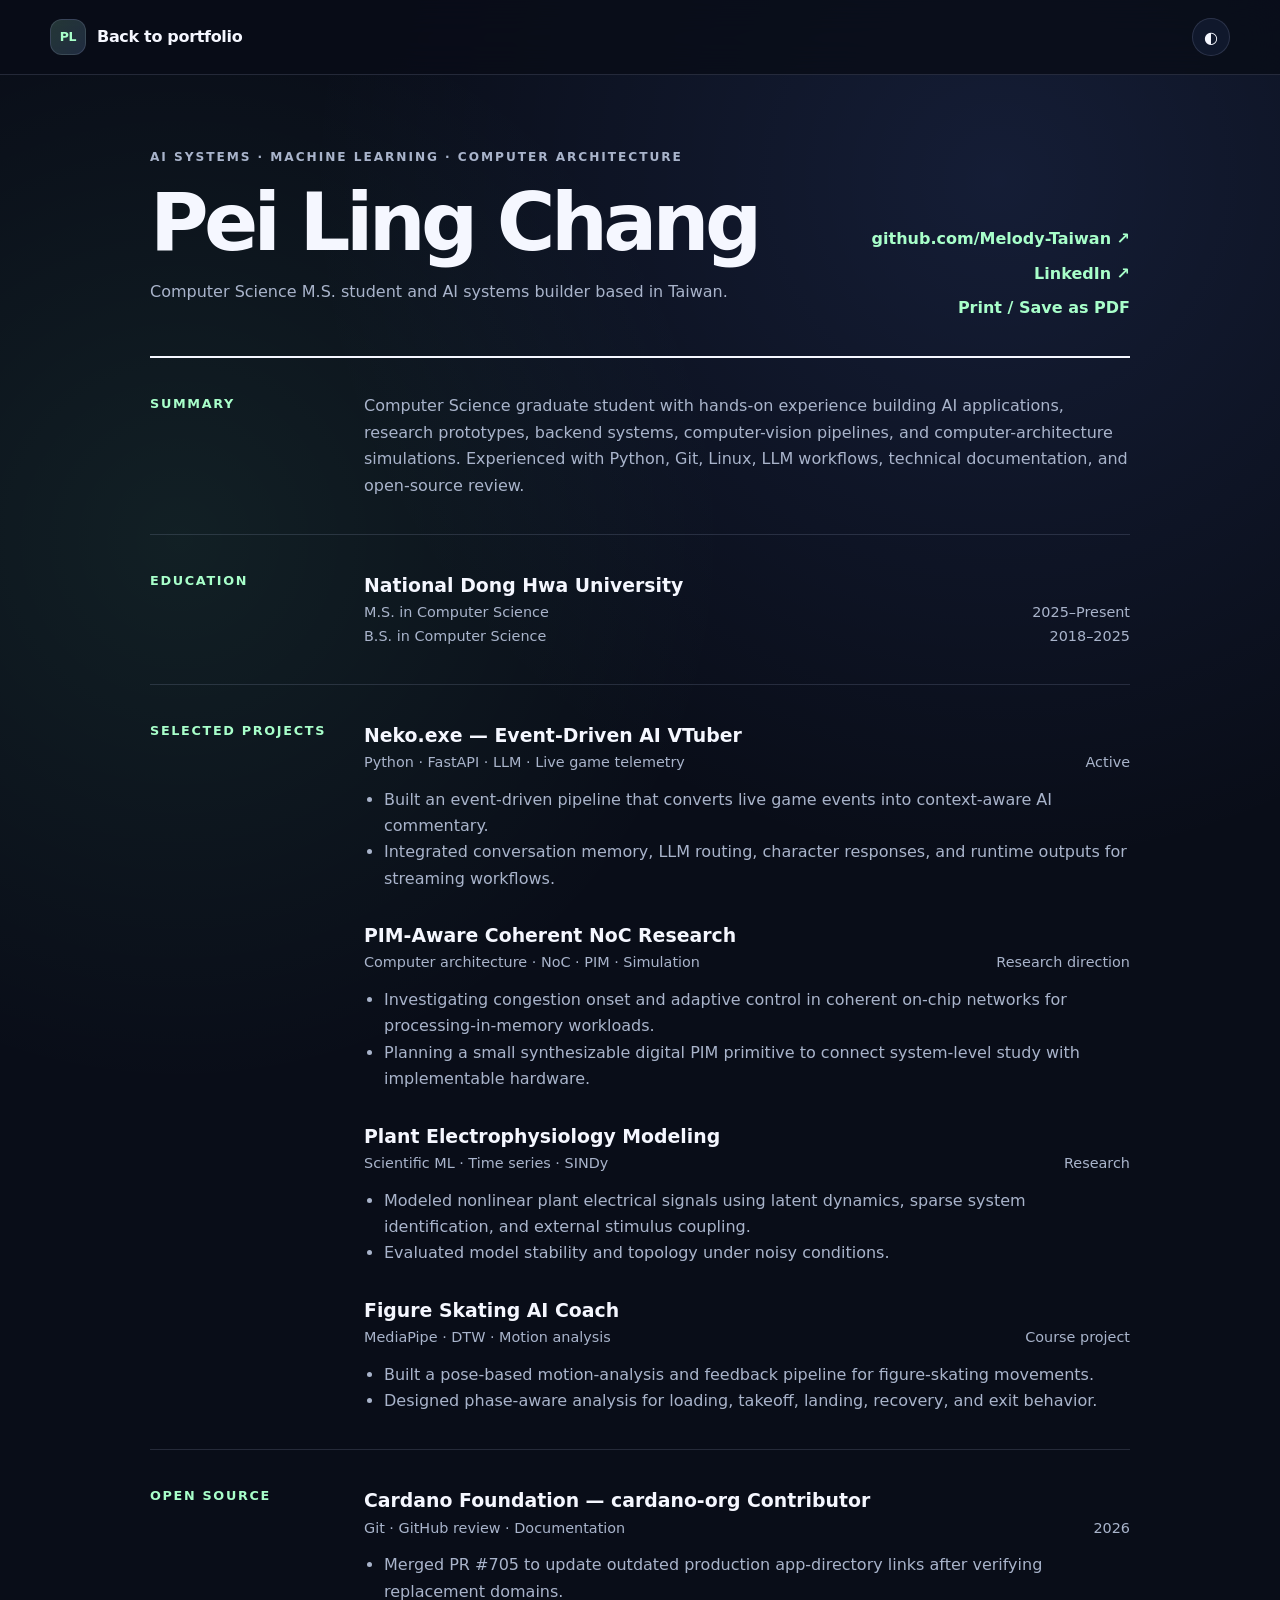
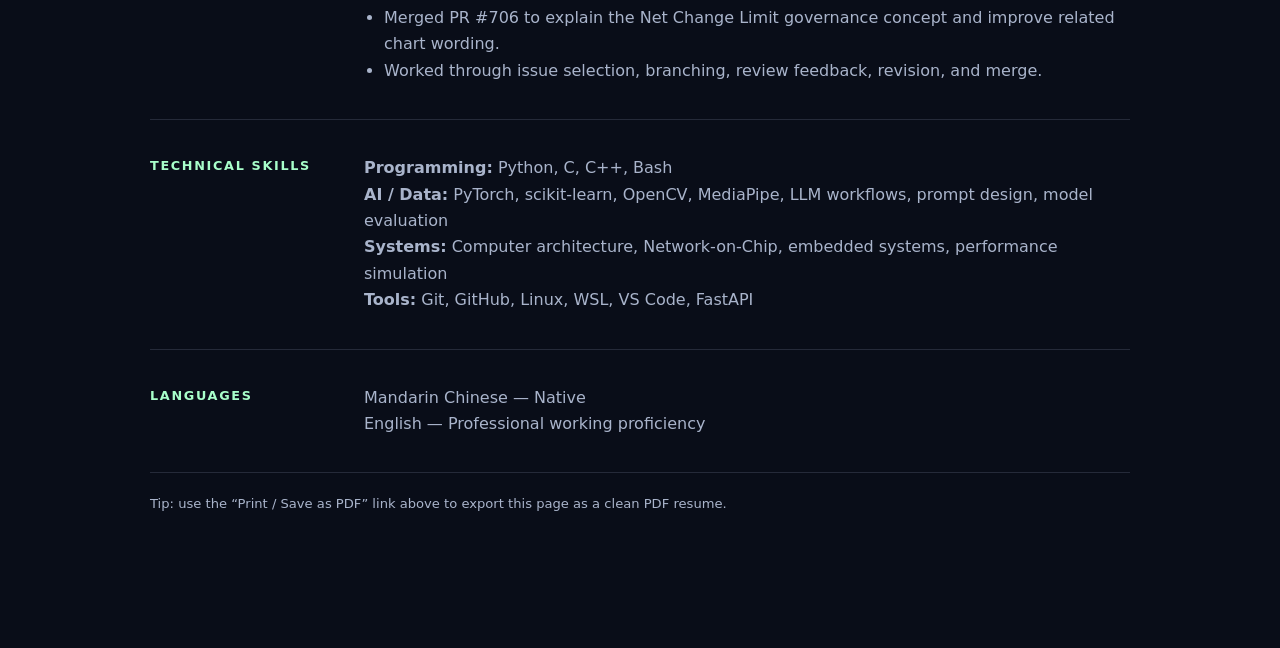
<file: resume.html>
<!DOCTYPE html>
<html lang="en">
<head>
  <meta charset="UTF-8" />
  <meta name="viewport" content="width=device-width, initial-scale=1.0" />
  <meta name="description" content="Resume of Pei Ling Chang — AI systems, machine learning, and computer architecture." />
  <title>Resume | Pei Ling Chang</title>
  <link rel="icon" href="favicon.svg" type="image/svg+xml" />
  <link rel="stylesheet" href="styles.css" />
  <script src="script.js" defer></script>
</head>
<body>
  <header class="site-header">
    <nav class="nav container" aria-label="Resume navigation">
      <a class="brand" href="index.html"><span class="brand-mark" aria-hidden="true">PL</span><span>Back to portfolio</span></a>
      <div class="nav-links" style="display:flex">
        <button class="theme-toggle" type="button" aria-label="Toggle color theme">◐</button>
      </div>
    </nav>
  </header>

  <main class="resume-page container">
    <article class="resume-shell">
      <header class="resume-header">
        <div>
          <p class="eyebrow">AI SYSTEMS · MACHINE LEARNING · COMPUTER ARCHITECTURE</p>
          <h1>Pei Ling Chang</h1>
          <p>Computer Science M.S. student and AI systems builder based in Taiwan.</p>
        </div>
        <div class="resume-links">
          <a href="https://github.com/Melody-Taiwan" target="_blank" rel="noopener noreferrer">github.com/Melody-Taiwan ↗</a>
          <a href="https://www.linkedin.com/in/pei-ling-chang-bab512414/" target="_blank" rel="noopener noreferrer">LinkedIn ↗</a>
          <a href="javascript:window.print()">Print / Save as PDF</a>
        </div>
      </header>

      <section class="resume-section">
        <h2>SUMMARY</h2>
        <div>
          <p class="skill-lines">Computer Science graduate student with hands-on experience building AI applications, research prototypes, backend systems, computer-vision pipelines, and computer-architecture simulations. Experienced with Python, Git, Linux, LLM workflows, technical documentation, and open-source review.</p>
        </div>
      </section>

      <section class="resume-section">
        <h2>EDUCATION</h2>
        <div class="resume-entry">
          <h3>National Dong Hwa University</h3>
          <div class="subline"><span>M.S. in Computer Science</span><span>2025–Present</span></div>
          <div class="subline"><span>B.S. in Computer Science</span><span>2018–2025</span></div>
        </div>
      </section>

      <section class="resume-section">
        <h2>SELECTED PROJECTS</h2>
        <div>
          <div class="resume-entry">
            <h3>Neko.exe — Event-Driven AI VTuber</h3>
            <div class="subline"><span>Python · FastAPI · LLM · Live game telemetry</span><span>Active</span></div>
            <ul>
              <li>Built an event-driven pipeline that converts live game events into context-aware AI commentary.</li>
              <li>Integrated conversation memory, LLM routing, character responses, and runtime outputs for streaming workflows.</li>
            </ul>
          </div>
          <div class="resume-entry">
            <h3>PIM-Aware Coherent NoC Research</h3>
            <div class="subline"><span>Computer architecture · NoC · PIM · Simulation</span><span>Research direction</span></div>
            <ul>
              <li>Investigating congestion onset and adaptive control in coherent on-chip networks for processing-in-memory workloads.</li>
              <li>Planning a small synthesizable digital PIM primitive to connect system-level study with implementable hardware.</li>
            </ul>
          </div>
          <div class="resume-entry">
            <h3>Plant Electrophysiology Modeling</h3>
            <div class="subline"><span>Scientific ML · Time series · SINDy</span><span>Research</span></div>
            <ul>
              <li>Modeled nonlinear plant electrical signals using latent dynamics, sparse system identification, and external stimulus coupling.</li>
              <li>Evaluated model stability and topology under noisy conditions.</li>
            </ul>
          </div>
          <div class="resume-entry">
            <h3>Figure Skating AI Coach</h3>
            <div class="subline"><span>MediaPipe · DTW · Motion analysis</span><span>Course project</span></div>
            <ul>
              <li>Built a pose-based motion-analysis and feedback pipeline for figure-skating movements.</li>
              <li>Designed phase-aware analysis for loading, takeoff, landing, recovery, and exit behavior.</li>
            </ul>
          </div>
        </div>
      </section>

      <section class="resume-section">
        <h2>OPEN SOURCE</h2>
        <div class="resume-entry">
          <h3>Cardano Foundation — cardano-org Contributor</h3>
          <div class="subline"><span>Git · GitHub review · Documentation</span><span>2026</span></div>
          <ul>
            <li>Merged PR #705 to update outdated production app-directory links after verifying replacement domains.</li>
            <li>Merged PR #706 to explain the Net Change Limit governance concept and improve related chart wording.</li>
            <li>Worked through issue selection, branching, review feedback, revision, and merge.</li>
          </ul>
        </div>
      </section>

      <section class="resume-section">
        <h2>TECHNICAL SKILLS</h2>
        <div>
          <p class="skill-lines"><strong>Programming:</strong> Python, C, C++, Bash</p>
          <p class="skill-lines"><strong>AI / Data:</strong> PyTorch, scikit-learn, OpenCV, MediaPipe, LLM workflows, prompt design, model evaluation</p>
          <p class="skill-lines"><strong>Systems:</strong> Computer architecture, Network-on-Chip, embedded systems, performance simulation</p>
          <p class="skill-lines"><strong>Tools:</strong> Git, GitHub, Linux, WSL, VS Code, FastAPI</p>
        </div>
      </section>

      <section class="resume-section">
        <h2>LANGUAGES</h2>
        <div><p class="skill-lines">Mandarin Chinese — Native<br />English — Professional working proficiency</p></div>
      </section>

      <p class="print-note">Tip: use the “Print / Save as PDF” link above to export this page as a clean PDF resume.</p>
    </article>
  </main>
</body>
</html>
</file>
<file: styles.css>
:root {
  color-scheme: dark;
  --bg: #090d18;
  --bg-elevated: #0f1628;
  --surface: rgba(20, 29, 51, 0.78);
  --surface-solid: #141d33;
  --text: #f5f7ff;
  --muted: #a9b4cb;
  --line: rgba(177, 195, 230, 0.16);
  --accent: #a8ffca;
  --accent-2: #8db7ff;
  --accent-3: #d5b7ff;
  --shadow: 0 26px 80px rgba(0, 0, 0, 0.34);
  --radius: 22px;
  --container: 1180px;
}

:root[data-theme="light"] {
  color-scheme: light;
  --bg: #f7f9fc;
  --bg-elevated: #ffffff;
  --surface: rgba(255, 255, 255, 0.82);
  --surface-solid: #ffffff;
  --text: #10182b;
  --muted: #526078;
  --line: rgba(20, 37, 65, 0.13);
  --accent: #107f54;
  --accent-2: #315fc9;
  --accent-3: #7348a9;
  --shadow: 0 24px 70px rgba(35, 52, 82, 0.13);
}

* { box-sizing: border-box; }
html { scroll-behavior: smooth; }
section[id] { scroll-margin-top: 92px; }

body {
  margin: 0;
  min-width: 320px;
  background:
    radial-gradient(circle at 78% 8%, rgba(99, 138, 255, 0.13), transparent 30%),
    radial-gradient(circle at 14% 24%, rgba(120, 255, 188, 0.08), transparent 27%),
    var(--bg);
  color: var(--text);
  font-family: Inter, ui-sans-serif, system-ui, -apple-system, BlinkMacSystemFont, "Segoe UI", sans-serif;
  line-height: 1.65;
  transition: background 180ms ease, color 180ms ease;
}

::selection { background: var(--accent); color: #07120d; }
a { color: inherit; }
img { max-width: 100%; display: block; }
button, a { -webkit-tap-highlight-color: transparent; }

.container { width: min(var(--container), calc(100% - 40px)); margin-inline: auto; }
.sr-only { position: absolute; width: 1px; height: 1px; overflow: hidden; clip: rect(0,0,0,0); }
.skip-link { position: fixed; top: 10px; left: 10px; z-index: 100; padding: 10px 14px; background: var(--text); color: var(--bg); border-radius: 8px; transform: translateY(-160%); }
.skip-link:focus { transform: translateY(0); }

.site-header {
  position: sticky;
  top: 0;
  z-index: 50;
  background: color-mix(in srgb, var(--bg) 82%, transparent);
  border-bottom: 1px solid var(--line);
  backdrop-filter: blur(18px);
}
.nav { min-height: 74px; display: flex; align-items: center; justify-content: space-between; gap: 24px; }
.brand { display: inline-flex; align-items: center; gap: 11px; font-weight: 780; text-decoration: none; letter-spacing: -0.02em; }
.brand-mark { display: grid; place-items: center; width: 36px; height: 36px; border: 1px solid var(--line); border-radius: 12px; background: linear-gradient(135deg, rgba(168,255,202,.18), rgba(141,183,255,.18)); font-size: 0.78rem; color: var(--accent); }
.nav-links { display: flex; align-items: center; gap: 25px; }
.nav-links a { color: var(--muted); text-decoration: none; font-size: 0.92rem; font-weight: 650; }
.nav-links a:hover, .nav-links a:focus-visible { color: var(--text); }
.theme-toggle { width: 38px; height: 38px; border: 1px solid var(--line); border-radius: 50%; background: var(--surface); color: var(--text); cursor: pointer; font-size: 1rem; }
.nav-toggle { display: none; border: 0; background: transparent; padding: 8px; }
.nav-toggle span:not(.sr-only) { display: block; width: 24px; height: 2px; margin: 5px; background: var(--text); }

.hero { min-height: calc(100vh - 74px); display: grid; grid-template-columns: minmax(0, 1.5fr) minmax(300px, .68fr); align-items: center; gap: clamp(38px, 6vw, 82px); padding-block: 54px; }
.eyebrow { margin: 0 0 16px; color: var(--accent); font-size: .76rem; font-weight: 800; letter-spacing: .16em; }
h1, h2, h3, p { overflow-wrap: anywhere; }
h1 { max-width: 820px; margin: 0; font-size: clamp(2.9rem, 5.8vw, 5.25rem); line-height: 1; letter-spacing: -.058em; font-weight: 820; }
.hero-lead { max-width: 740px; margin: 22px 0 0; color: var(--muted); font-size: clamp(1rem, 1.45vw, 1.16rem); }
.hero-actions { display: flex; flex-wrap: wrap; gap: 12px; margin-top: 26px; }
.button { display: inline-flex; min-height: 48px; align-items: center; justify-content: center; padding: 0 19px; border: 1px solid var(--line); border-radius: 999px; text-decoration: none; font-weight: 750; font-size: .92rem; transition: transform 150ms ease, background 150ms ease, border-color 150ms ease; }
.button:hover { transform: translateY(-2px); }
.button.primary { background: var(--accent); color: #06130c; border-color: transparent; }
:root[data-theme="light"] .button.primary { color: #fff; }
.button.secondary { background: var(--surface); }
.quick-facts { display: flex; flex-wrap: wrap; gap: 12px 25px; margin: 26px 0 0; padding: 0; list-style: none; color: var(--muted); font-size: .88rem; }
.quick-facts li { display: inline-flex; align-items: center; gap: 9px; }
.status-dot { width: 8px; height: 8px; border-radius: 50%; background: var(--accent); box-shadow: 0 0 0 6px color-mix(in srgb, var(--accent) 12%, transparent); }

.hero-panel { position: relative; overflow: hidden; padding: 27px; border: 1px solid var(--line); border-radius: 30px; background: linear-gradient(145deg, var(--surface-solid), color-mix(in srgb, var(--surface-solid) 78%, var(--accent-2))); box-shadow: var(--shadow); }
.hero-panel::after { content: ""; position: absolute; width: 260px; height: 260px; border-radius: 50%; background: var(--accent-2); filter: blur(90px); opacity: .12; right: -90px; top: -100px; }
.avatar-wrap { position: relative; z-index: 1; width: 130px; height: 130px; padding: 7px; border: 1px solid var(--line); border-radius: 34px; background: rgba(255,255,255,.04); }
.avatar-wrap img { width: 100%; height: 100%; object-fit: cover; border-radius: 27px; }
.signal-grid { height: 100px; display: flex; align-items: end; gap: 8px; margin: 30px 0; }
.signal-grid span { flex: 1; min-width: 5px; border-radius: 20px 20px 4px 4px; background: linear-gradient(to top, var(--accent-2), var(--accent)); opacity: .7; animation: pulse-bars 3.8s ease-in-out infinite; }
.signal-grid span:nth-child(1){height:35%}.signal-grid span:nth-child(2){height:72%;animation-delay:.2s}.signal-grid span:nth-child(3){height:48%;animation-delay:.4s}.signal-grid span:nth-child(4){height:94%;animation-delay:.6s}.signal-grid span:nth-child(5){height:61%;animation-delay:.8s}.signal-grid span:nth-child(6){height:79%;animation-delay:1s}
@keyframes pulse-bars { 0%,100%{transform:scaleY(.82);opacity:.55} 50%{transform:scaleY(1);opacity:.9} }
.panel-label { margin: 0 0 8px; color: var(--accent); font-size: .72rem; font-weight: 800; letter-spacing: .14em; }
.hero-panel h2 { margin: 0; font-size: 1.55rem; line-height: 1.22; letter-spacing: -.035em; }
.hero-panel > p:last-child { color: var(--muted); margin-bottom: 0; }

.section { padding-block: clamp(76px, 10vw, 132px); border-top: 1px solid var(--line); }
.section-heading { display: grid; grid-template-columns: minmax(120px,.38fr) minmax(0,1fr); align-items: start; gap: 35px; margin-bottom: 58px; }
.section-heading h2 { max-width: 850px; margin: 0; font-size: clamp(2.2rem, 5vw, 4.8rem); line-height: 1.04; letter-spacing: -.057em; }
.about-grid { display: grid; grid-template-columns: 1.12fr .88fr; gap: clamp(40px, 7vw, 100px); }
.large-copy { margin: 0; font-size: clamp(1.35rem, 2.7vw, 2.15rem); line-height: 1.38; letter-spacing: -.033em; }
.capability-list article { display: grid; grid-template-columns: 42px 1fr; gap: 20px; padding: 23px 0; border-bottom: 1px solid var(--line); }
.capability-list article:first-child { padding-top: 0; }
.capability-list span { color: var(--accent); font-size: .76rem; font-weight: 850; }
.capability-list h3 { margin: -5px 0 4px; font-size: 1.16rem; }
.capability-list p { margin: 0; color: var(--muted); }

.project-grid { display: grid; grid-template-columns: repeat(2,minmax(0,1fr)); gap: 18px; }
.project-card { min-height: 420px; display: flex; flex-direction: column; padding: clamp(26px,4vw,42px); border: 1px solid var(--line); border-radius: var(--radius); background: var(--surface); box-shadow: 0 10px 50px rgba(0,0,0,.07); transition: transform 170ms ease, border-color 170ms ease; }
.project-card:hover { transform: translateY(-5px); border-color: color-mix(in srgb,var(--accent) 42%,var(--line)); }
.project-card.featured { background: linear-gradient(145deg, color-mix(in srgb,var(--surface-solid) 91%,var(--accent-2)), color-mix(in srgb,var(--surface-solid) 88%,var(--accent))); }
.project-topline { display: flex; flex-wrap: wrap; justify-content: space-between; gap: 12px; margin: 0 0 54px; color: var(--muted); font-size: .7rem; font-weight: 850; letter-spacing: .12em; }
.project-card h3 { margin: 0; font-size: clamp(1.65rem,3vw,2.5rem); line-height: 1.08; letter-spacing: -.045em; }
.project-card > p { color: var(--muted); font-size: 1.03rem; }
.tags { display: flex; flex-wrap: wrap; gap: 7px; margin: 22px 0 28px; padding: 0; list-style: none; }
.tags li { padding: 6px 10px; border: 1px solid var(--line); border-radius: 999px; color: var(--muted); font-size: .75rem; }
.project-link { margin-top: auto; color: var(--accent); font-weight: 800; text-decoration: none; }
.project-link.muted { color: var(--muted); }

.research-list { border-top: 1px solid var(--line); }
.research-item { display: grid; grid-template-columns: 55px minmax(0,1fr) minmax(170px,.34fr); gap: 30px; align-items: start; padding: 42px 0; border-bottom: 1px solid var(--line); }
.research-index { color: var(--accent); font-size: .78rem; font-weight: 850; }
.research-item .project-topline { margin: 0 0 11px; }
.research-item h3 { margin: 0 0 10px; font-size: clamp(1.55rem,3vw,2.25rem); letter-spacing: -.04em; }
.research-item p:not(.project-topline) { max-width: 760px; margin: 0; color: var(--muted); }
.research-meta { color: var(--muted); font-size: .83rem; text-align: right; }

.oss-card { display: grid; grid-template-columns: .75fr 1.25fr; gap: 60px; padding: clamp(28px,5vw,58px); border: 1px solid var(--line); border-radius: 28px; background: var(--surface); box-shadow: var(--shadow); }
.oss-card h3 { margin: 0 0 12px; font-size: clamp(1.9rem,4vw,3rem); letter-spacing: -.045em; }
.oss-card > div:first-child > p:last-child { color: var(--muted); }
.pr-list { display: grid; gap: 10px; }
.pr-list a { display: grid; grid-template-columns: 86px 1fr auto; gap: 16px; align-items: center; padding: 17px 18px; border: 1px solid var(--line); border-radius: 14px; text-decoration: none; transition: background 150ms ease, transform 150ms ease; }
.pr-list a:hover { background: color-mix(in srgb,var(--surface-solid) 75%,var(--accent) 8%); transform: translateX(3px); }
.pr-list span { color: var(--muted); font-size: .72rem; font-weight: 800; letter-spacing: .08em; }
.pr-list strong { font-size: .92rem; }
.pr-list span:last-child { color: var(--accent); white-space: nowrap; }

.contact-section { padding-bottom: 150px; }
.contact-card { padding: clamp(34px,7vw,84px); border: 1px solid var(--line); border-radius: 34px; background: linear-gradient(135deg, color-mix(in srgb,var(--surface-solid) 88%,var(--accent-2)), color-mix(in srgb,var(--surface-solid) 90%,var(--accent))); box-shadow: var(--shadow); }
.contact-card h2 { max-width: 930px; margin: 0; font-size: clamp(2.3rem,5.5vw,5rem); line-height: 1.02; letter-spacing: -.06em; }
.contact-card > p:not(.eyebrow) { color: var(--muted); font-size: 1.08rem; }

.site-footer { border-top: 1px solid var(--line); color: var(--muted); }
.footer-inner { min-height: 105px; display: flex; align-items: center; justify-content: space-between; gap: 20px; font-size: .82rem; }

.reveal { opacity: 0; transform: translateY(16px); transition: opacity .6s ease, transform .6s ease; }
.reveal.visible { opacity: 1; transform: none; }

/* Resume page */
.resume-page { padding-block: 72px 120px; }
.resume-shell { max-width: 980px; margin: 0 auto; }
.resume-header { display: grid; grid-template-columns: 1fr auto; gap: 30px; align-items: end; padding-bottom: 35px; border-bottom: 2px solid var(--text); }
.resume-header h1 { font-size: clamp(2.8rem,7vw,5rem); }
.resume-header p { color: var(--muted); }
.resume-links { display: grid; gap: 8px; text-align: right; }
.resume-links a { color: var(--accent); font-weight: 750; text-decoration: none; }
.resume-section { display: grid; grid-template-columns: 180px 1fr; gap: 34px; padding: 35px 0; border-bottom: 1px solid var(--line); }
.resume-section h2 { margin: 0; font-size: .8rem; letter-spacing: .13em; color: var(--accent); }
.resume-entry + .resume-entry { margin-top: 28px; }
.resume-entry h3 { margin: 0; font-size: 1.18rem; }
.resume-entry .subline { display: flex; justify-content: space-between; gap: 20px; color: var(--muted); font-size: .9rem; }
.resume-entry ul { margin: 12px 0 0; padding-left: 20px; color: var(--muted); }
.skill-lines { margin: 0; color: var(--muted); }
.print-note { color: var(--muted); font-size: .82rem; margin-top: 20px; }

@media (max-width: 900px) {
  .hero { grid-template-columns: 1fr; min-height: auto; }
  .hero-panel { max-width: 560px; }
  .about-grid, .oss-card { grid-template-columns: 1fr; }
  .section-heading { grid-template-columns: 1fr; gap: 5px; }
  .research-item { grid-template-columns: 45px 1fr; }
  .research-meta { grid-column: 2; text-align: left; }
  .resume-section { grid-template-columns: 1fr; gap: 14px; }
}

@media (max-width: 720px) {
  .container { width: min(100% - 26px, var(--container)); }
  .nav-toggle { display: block; cursor: pointer; }
  .nav-links { position: absolute; top: 74px; left: 13px; right: 13px; display: none; flex-direction: column; align-items: stretch; padding: 18px; border: 1px solid var(--line); border-radius: 18px; background: var(--bg-elevated); box-shadow: var(--shadow); }
  .nav-links.open { display: flex; }
  .theme-toggle { align-self: flex-start; }
  .hero { padding-block: 65px 88px; }
  h1 { font-size: clamp(2.85rem,14vw,4.35rem); }
  .project-grid { grid-template-columns: 1fr; }
  .project-card { min-height: 380px; }
  .research-item { gap: 15px; }
  .pr-list a { grid-template-columns: 1fr; gap: 5px; }
  .footer-inner { padding-block: 24px; flex-direction: column; align-items: flex-start; justify-content: center; }
  .resume-header { grid-template-columns: 1fr; align-items: start; }
  .resume-links { text-align: left; }
  .resume-entry .subline { flex-direction: column; gap: 2px; }
}

@media (prefers-reduced-motion: reduce) {
  html { scroll-behavior: auto; }
  *, *::before, *::after { animation-duration: .01ms !important; animation-iteration-count: 1 !important; transition-duration: .01ms !important; }
  .reveal { opacity: 1; transform: none; }
}

@media print {
  :root, :root[data-theme="light"] { --bg:#fff; --text:#111; --muted:#444; --line:#ccc; --accent:#185f45; color-scheme:light; }
  body { background:#fff; font-size: 10.5pt; }
  .site-header, .site-footer, .print-note { display:none !important; }
  .resume-page { padding:0; }
  .resume-shell { max-width:none; }
  .resume-header h1 { font-size:32pt; }
  .resume-section { break-inside:avoid; padding:18px 0; }
  a { text-decoration:none; }
}
</file>
<file: forge-service.css>
/* Project Forge service page */
.service-hero { padding-block: clamp(90px, 14vw, 180px); }
.service-hero h1 { max-width: 1050px; font-size: clamp(3.2rem, 8vw, 7.4rem); }
.service-hero > p:not(.eyebrow) { max-width: 780px; color: var(--muted); font-size: clamp(1.08rem, 2vw, 1.35rem); }
.service-section { padding-block: clamp(75px, 10vw, 130px); border-top: 1px solid var(--line); }
.service-grid { display: grid; gap: 16px; }
.service-grid.three { grid-template-columns: repeat(3, minmax(0, 1fr)); }
.service-grid.two { grid-template-columns: repeat(2, minmax(0, 1fr)); }
.service-grid article { padding: clamp(25px, 4vw, 42px); border: 1px solid var(--line); border-radius: 23px; background: var(--surface); }
.service-grid strong { color: var(--accent); font-size: clamp(2.6rem, 5vw, 4.5rem); letter-spacing: -.06em; }
.service-grid h2 { margin: 18px 0 5px; font-size: 1.35rem; }
.service-grid h3 { margin-top: 0; }
.service-grid p, .service-grid li { color: var(--muted); }
.pricing-grid { display: grid; grid-template-columns: repeat(3, minmax(0, 1fr)); gap: 16px; }
.price-card { padding: clamp(26px, 4vw, 44px); border: 1px solid var(--line); border-radius: 25px; background: var(--surface); }
.price-card.featured { background: linear-gradient(145deg, color-mix(in srgb,var(--surface-solid) 90%,var(--accent)), color-mix(in srgb,var(--surface-solid) 90%,var(--accent-2))); }
.price-card > p { color: var(--accent); font-size: .72rem; font-weight: 850; letter-spacing: .13em; }
.price-card h2 { margin: 28px 0 5px; font-size: clamp(2.7rem, 5vw, 4.5rem); letter-spacing: -.06em; }
.price-card h3 { margin: 0; font-size: 1rem; color: var(--muted); }
.price-card ul, .service-grid ul { margin: 30px 0 0; padding-left: 20px; color: var(--muted); }
.pricing-note { max-width: 800px; margin-top: 25px; color: var(--muted); font-size: .9rem; }
.service-copy { display: grid; grid-template-columns: .35fr 1fr; gap: 45px; margin-bottom: 48px; }
.service-copy h2 { margin: 0; font-size: clamp(2.5rem, 5vw, 5rem); line-height: 1.02; letter-spacing: -.06em; }
.service-copy > p:last-child { grid-column: 2; max-width: 800px; margin: 0; color: var(--muted); font-size: 1.08rem; }
.service-cta { margin-block: clamp(80px, 12vw, 150px); padding: clamp(38px, 7vw, 82px); border: 1px solid var(--line); border-radius: 34px; background: linear-gradient(135deg, color-mix(in srgb,var(--surface-solid) 88%,var(--accent-2)), color-mix(in srgb,var(--surface-solid) 90%,var(--accent))); box-shadow: var(--shadow); }
.service-cta h2 { max-width: 950px; margin: 0; font-size: clamp(2.5rem, 5vw, 5rem); line-height: 1.02; letter-spacing: -.06em; }
.service-cta > p:not(.eyebrow) { max-width: 760px; color: var(--muted); }
@media (max-width: 900px) {
  .service-grid.three, .pricing-grid { grid-template-columns: 1fr; }
  .service-copy { grid-template-columns: 1fr; gap: 10px; }
  .service-copy > p:last-child { grid-column: 1; }
}
@media (max-width: 720px) {
  .service-grid.two { grid-template-columns: 1fr; }
}
</file>
<file: case-study.css>
/* Project Forge case study */
.case-hero {
  display: grid;
  grid-template-columns: minmax(0, 1.25fr) minmax(300px, .75fr);
  gap: clamp(42px, 7vw, 100px);
  align-items: end;
  padding-block: clamp(72px, 11vw, 150px) clamp(58px, 8vw, 105px);
}

.back-link {
  display: inline-block;
  margin-bottom: 52px;
  color: var(--muted);
  text-decoration: none;
  font-size: .86rem;
  font-weight: 750;
}

.back-link:hover,
.back-link:focus-visible { color: var(--accent); }

.case-hero h1 {
  max-width: none;
  font-size: clamp(4.25rem, 10vw, 8.8rem);
  line-height: .88;
}

.case-deck {
  max-width: 820px;
  margin: 30px 0 0;
  color: var(--muted);
  font-size: clamp(1.08rem, 2vw, 1.42rem);
  line-height: 1.55;
}

.case-metrics {
  display: grid;
  grid-template-columns: repeat(2, minmax(0, 1fr));
  border: 1px solid var(--line);
  border-radius: 28px;
  overflow: hidden;
  background: var(--surface);
  box-shadow: var(--shadow);
}

.case-metrics article {
  min-height: 165px;
  display: flex;
  flex-direction: column;
  justify-content: flex-end;
  padding: 25px;
  border-right: 1px solid var(--line);
  border-bottom: 1px solid var(--line);
}

.case-metrics article:nth-child(2n) { border-right: 0; }
.case-metrics article:nth-last-child(-n+2) { border-bottom: 0; }
.case-metrics strong {
  color: var(--accent);
  font-size: clamp(2.8rem, 6vw, 4.5rem);
  line-height: 1;
  letter-spacing: -.06em;
}
.case-metrics span {
  margin-top: 9px;
  color: var(--muted);
  font-size: .78rem;
  font-weight: 750;
  letter-spacing: .06em;
  text-transform: uppercase;
}

.case-media {
  padding-bottom: clamp(85px, 12vw, 150px);
}

.media-frame {
  overflow: hidden;
  padding: 10px;
  border: 1px solid var(--line);
  border-radius: 30px;
  background: linear-gradient(135deg, color-mix(in srgb, var(--surface-solid) 90%, var(--accent-2)), var(--surface-solid));
  box-shadow: var(--shadow);
}

.media-frame video {
  display: block;
  width: 100%;
  border-radius: 22px;
  background: #05070d;
  aspect-ratio: 16 / 9;
}

.media-caption {
  display: flex;
  flex-wrap: wrap;
  gap: 10px 30px;
  align-items: center;
  padding: 18px 4px 0;
  color: var(--muted);
  font-size: .72rem;
  font-weight: 800;
  letter-spacing: .09em;
}

.media-caption a {
  margin-left: auto;
  color: var(--accent);
  text-decoration: none;
}

.case-section {
  display: grid;
  grid-template-columns: minmax(135px, .28fr) minmax(0, 1fr);
  gap: clamp(38px, 7vw, 105px);
  padding-block: clamp(82px, 11vw, 145px);
  border-top: 1px solid var(--line);
}

.case-section-label {
  display: flex;
  flex-direction: column;
  justify-content: space-between;
  min-height: 160px;
}

.case-section-label > span {
  color: var(--muted);
  font-size: .82rem;
  font-weight: 800;
}

.case-section-body h2 {
  max-width: 950px;
  margin: 0;
  font-size: clamp(2.35rem, 5.3vw, 5.25rem);
  line-height: 1.02;
  letter-spacing: -.06em;
}

.case-lead {
  max-width: 900px;
  margin: 28px 0 0;
  color: var(--muted);
  font-size: clamp(1.08rem, 1.8vw, 1.3rem);
}

.pain-grid,
.output-grid {
  display: grid;
  grid-template-columns: repeat(3, minmax(0, 1fr));
  gap: 14px;
  margin-top: 52px;
}

.pain-grid article,
.output-grid article {
  padding: clamp(24px, 3.2vw, 38px);
  border: 1px solid var(--line);
  border-radius: 21px;
  background: var(--surface);
}

.pain-grid h3,
.output-grid h3,
.decision-card h3 {
  margin: 0 0 10px;
  font-size: 1.2rem;
  letter-spacing: -.025em;
}

.pain-grid p,
.output-grid p,
.decision-card p:not(.panel-label) {
  margin: 0;
  color: var(--muted);
}

.command-card {
  margin-top: 50px;
  padding: clamp(23px, 4vw, 40px);
  border: 1px solid color-mix(in srgb, var(--accent) 35%, var(--line));
  border-radius: 22px;
  background: #07100c;
  color: #eafff2;
  box-shadow: inset 0 0 60px rgba(168, 255, 202, .035);
}

:root[data-theme="light"] .command-card {
  background: #10241a;
}

.command-topline {
  display: flex;
  justify-content: space-between;
  gap: 15px;
  margin-bottom: 25px;
  color: #8bbd9f;
  font-size: .68rem;
  font-weight: 850;
  letter-spacing: .13em;
}

.command-card code {
  display: block;
  overflow-x: auto;
  color: #dfffea;
  font-family: "SFMono-Regular", Consolas, "Liberation Mono", monospace;
  font-size: clamp(.88rem, 2vw, 1.24rem);
  white-space: nowrap;
}

.ratio {
  display: grid;
  place-items: center;
  margin-bottom: 28px;
  border: 1px solid var(--line);
  border-radius: 10px;
  background:
    linear-gradient(135deg, rgba(141, 183, 255, .19), rgba(168, 255, 202, .08)),
    var(--surface-solid);
}

.ratio span {
  color: var(--accent);
  font-size: .72rem;
  font-weight: 850;
  letter-spacing: .11em;
}

.ratio-landscape { width: 100%; aspect-ratio: 16 / 9; }
.ratio-portrait { width: 43%; aspect-ratio: 9 / 16; margin-inline: auto; }
.ratio-square { width: 70%; aspect-ratio: 1; margin-inline: auto; }

.pipeline-steps {
  margin: 54px 0 0;
  padding: 0;
  list-style: none;
  border-top: 1px solid var(--line);
}

.pipeline-steps li {
  display: grid;
  grid-template-columns: 65px minmax(0, 1fr);
  gap: 24px;
  padding: 31px 0;
  border-bottom: 1px solid var(--line);
}

.pipeline-steps > li > span {
  color: var(--accent);
  font-size: .73rem;
  font-weight: 850;
}

.pipeline-steps h3 {
  margin: -6px 0 7px;
  font-size: clamp(1.22rem, 2.4vw, 1.75rem);
  letter-spacing: -.035em;
}

.pipeline-steps p { max-width: 820px; margin: 0; color: var(--muted); }

.tech-row {
  display: flex;
  flex-wrap: wrap;
  gap: 8px;
  margin-top: 35px;
}

.tech-row span {
  padding: 7px 11px;
  border: 1px solid var(--line);
  border-radius: 999px;
  color: var(--muted);
  font-size: .75rem;
}

.decision-grid {
  display: grid;
  grid-template-columns: repeat(2, minmax(0, 1fr));
  gap: 15px;
  margin-top: 52px;
}

.decision-card {
  min-height: 270px;
  padding: clamp(25px, 4vw, 42px);
  border: 1px solid var(--line);
  border-radius: 23px;
  background: var(--surface);
}

.decision-card.positive {
  background: linear-gradient(145deg, color-mix(in srgb, var(--surface-solid) 90%, var(--accent)), var(--surface));
}

.decision-card.boundary {
  background: linear-gradient(145deg, color-mix(in srgb, var(--surface-solid) 93%, var(--accent-3)), var(--surface));
}

.decision-card h3 {
  font-size: clamp(1.5rem, 3vw, 2.35rem);
  line-height: 1.08;
}

.result-table {
  margin-top: 52px;
  border-top: 1px solid var(--line);
}

.result-row {
  display: grid;
  grid-template-columns: minmax(190px, .85fr) minmax(260px, 1.25fr) 80px;
  gap: 20px;
  align-items: center;
  min-height: 74px;
  padding: 15px 0;
  border-bottom: 1px solid var(--line);
}

.result-row span { color: var(--muted); }
.result-row em {
  color: var(--accent);
  font-size: .75rem;
  font-style: normal;
  font-weight: 900;
  letter-spacing: .1em;
  text-align: right;
}
.result-head {
  min-height: 54px;
  color: var(--muted);
  font-size: .68rem;
  font-weight: 850;
  letter-spacing: .11em;
  text-transform: uppercase;
}

blockquote {
  margin: 68px 0 0;
  padding: 0 0 0 28px;
  border-left: 3px solid var(--accent);
  font-size: clamp(1.6rem, 4vw, 3.1rem);
  line-height: 1.2;
  letter-spacing: -.045em;
}

.case-cta {
  margin-block: clamp(70px, 11vw, 145px);
  padding: clamp(37px, 7vw, 82px);
  border: 1px solid var(--line);
  border-radius: 34px;
  background: linear-gradient(135deg, color-mix(in srgb,var(--surface-solid) 88%,var(--accent-2)), color-mix(in srgb,var(--surface-solid) 90%,var(--accent)));
  box-shadow: var(--shadow);
}

.case-cta h2 {
  max-width: 970px;
  margin: 0;
  font-size: clamp(2.35rem, 5.4vw, 5rem);
  line-height: 1.02;
  letter-spacing: -.06em;
}

.case-cta > p:not(.eyebrow) {
  max-width: 760px;
  color: var(--muted);
  font-size: 1.06rem;
}

@media (max-width: 900px) {
  .case-hero { grid-template-columns: 1fr; }
  .case-metrics { max-width: 680px; }
  .case-section { grid-template-columns: 1fr; gap: 22px; }
  .case-section-label { min-height: auto; flex-direction: row; }
  .pain-grid, .output-grid { grid-template-columns: 1fr; }
  .output-grid article { display: grid; grid-template-columns: 160px 1fr; column-gap: 25px; align-items: center; }
  .output-grid article p { grid-column: 2; }
  .ratio { grid-row: 1 / span 2; margin: 0; }
  .ratio-portrait { width: 85px; }
  .ratio-square { width: 120px; }
}

@media (max-width: 720px) {
  .case-hero { padding-top: 55px; }
  .back-link { margin-bottom: 38px; }
  .case-hero h1 { font-size: clamp(3.7rem, 21vw, 6.2rem); }
  .case-metrics article { min-height: 135px; padding: 19px; }
  .media-caption a { width: 100%; margin-left: 0; }
  .decision-grid { grid-template-columns: 1fr; }
  .output-grid article { display: block; }
  .output-grid article p { grid-column: auto; }
  .ratio { margin: 0 auto 25px; }
  .ratio-landscape { width: 100%; }
  .ratio-portrait { width: 42%; }
  .ratio-square { width: 68%; }
  .result-row { grid-template-columns: 1fr auto; gap: 5px 15px; padding-block: 17px; }
  .result-row span { grid-column: 1 / -1; }
  .result-head { display: none; }
  .pipeline-steps li { grid-template-columns: 45px 1fr; gap: 12px; }
}
</file>
